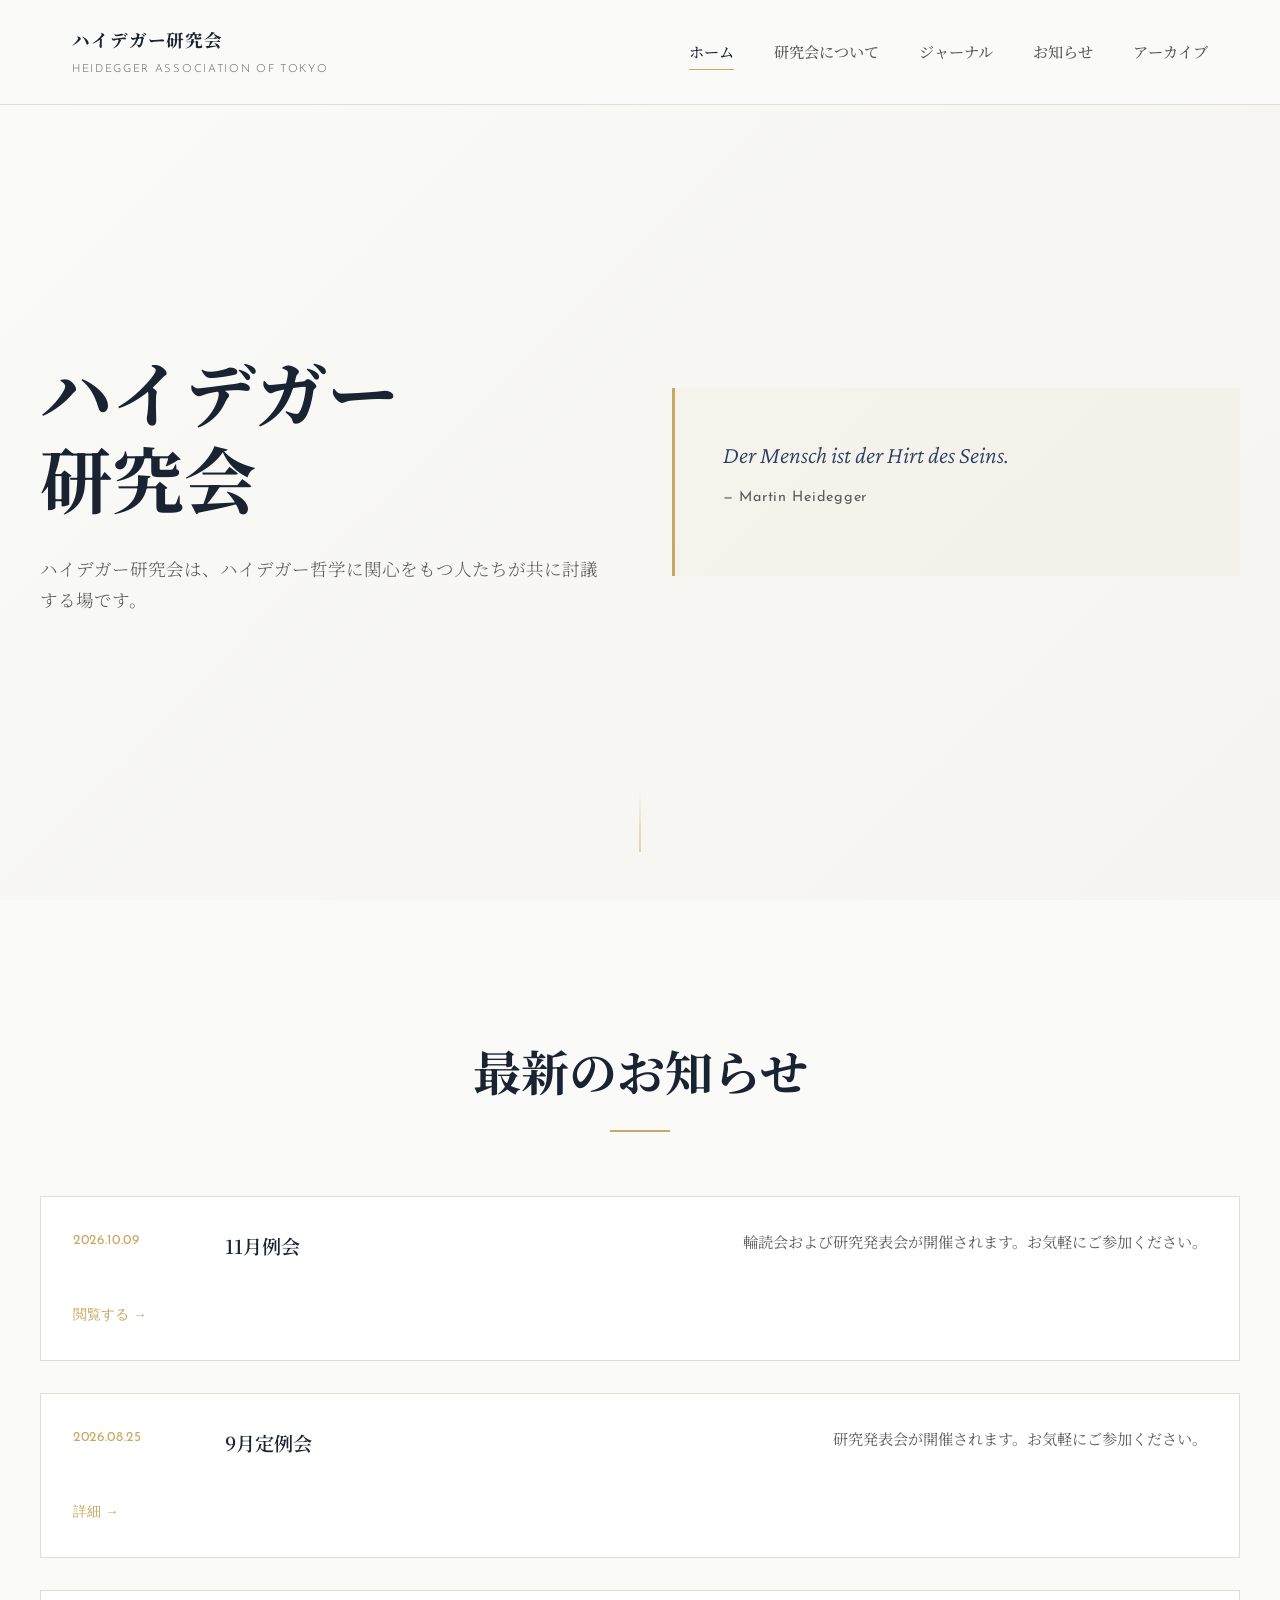
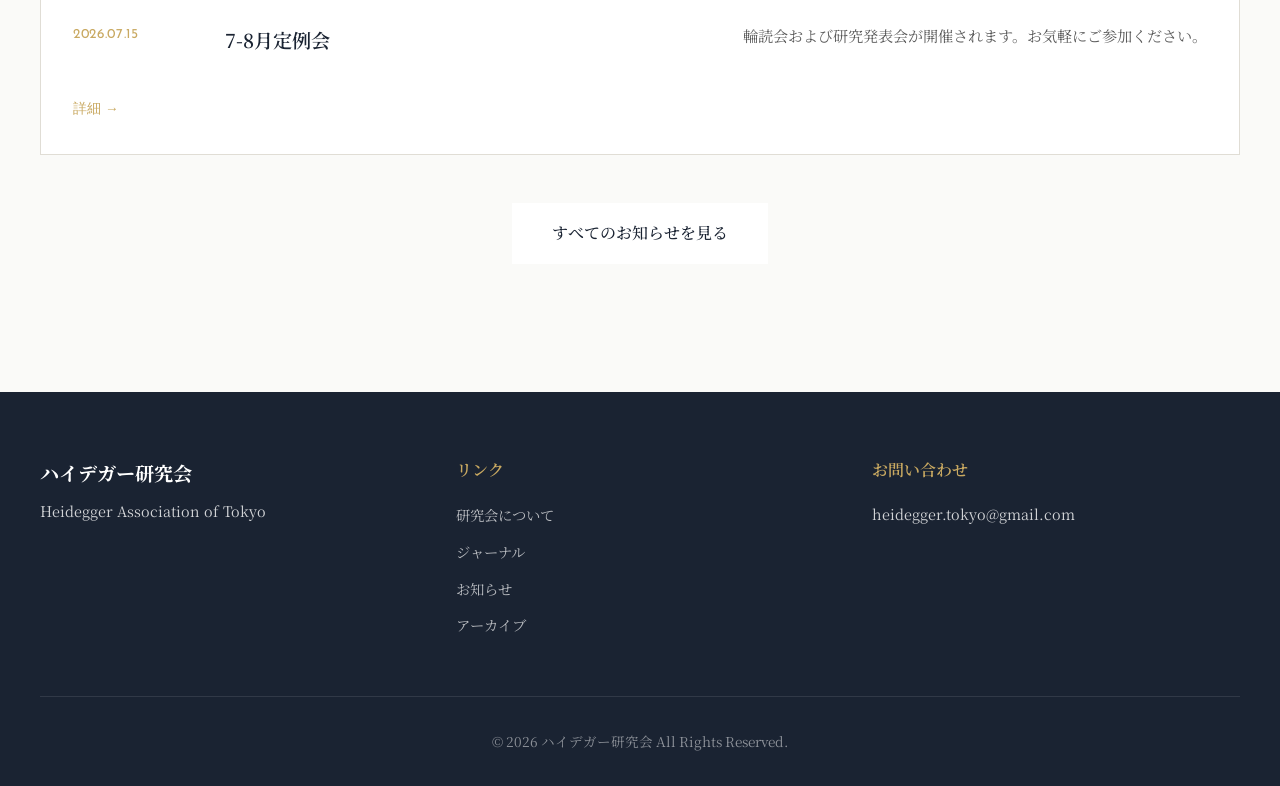
<file: index.html>
<!DOCTYPE html>
<html lang="ja">
<head>
    <meta charset="UTF-8">
    <meta name="viewport" content="width=device-width, initial-scale=1.0">
    <title>ハイデガー研究会 | Heidegger Association of Tokyo</title>
    <link rel="stylesheet" href="styles.css">
    <link rel="preconnect" href="https://fonts.googleapis.com">
    <link rel="preconnect" href="https://fonts.gstatic.com" crossorigin>
    <link href="https://fonts.googleapis.com/css2?family=Crimson+Pro:wght@300;400;600&family=Noto+Serif+JP:wght@300;500;700&family=Josefin+Sans:wght@300;400&display=swap" rel="stylesheet">
</head>
<body>
    <nav class="main-nav">
        <div class="nav-container">
            <a href="index.html" class="logo">
                <span class="logo-ja">ハイデガー研究会</span>
                <span class="logo-en">Heidegger Association of Tokyo</span>
            </a>
            <ul class="nav-links">
                <li><a href="index.html" class="active">ホーム</a></li>
                <li><a href="research.html">研究会について</a></li>
                <li><a href="journal.html">ジャーナル</a></li>
                <li><a href="news.html">お知らせ</a></li>
                <li><a href="archives.html">アーカイブ</a></li>
            </ul>
        </div>
    </nav>

    <header class="hero">
        <div class="hero-content">
            <div class="hero-text">
                <h1 class="hero-title">
                    <span class="title-line">ハイデガー</span>
                    <span class="title-line">研究会</span>
                </h1>
                <p class="hero-subtitle">ハイデガー研究会は、ハイデガー哲学に関心をもつ人たちが共に討議する場です。</p>
            </div>
            <div class="hero-quote">
                <blockquote>
                    Der Mensch ist der Hirt des Seins.<br>
                    <cite>— Martin Heidegger</cite>
                </blockquote>
            </div>
        </div>
        <div class="scroll-indicator">
            <div class="scroll-line"></div>
        </div>
    </header>

    <main>
        <section class="latest-news">
            <div class="container">
                <div class="section-header">
                    <h2 class="section-title">最新のお知らせ</h2>
                    <div class="title-decoration"></div>
                </div>
                <div class="news-list">
                     <article class="news-item">
                        <time class="news-date">2026.10.09</time>
                        <h3 class="news-title">11月例会</h3>
                        <p class="news-excerpt">輪読会および研究発表会が開催されます。お気軽にご参加ください。</p>
                        <a href="news.html#2026-10-09" class="news-link">閲覧する →</a>
                    </article>
                         <article class="news-item">
                        <time class="news-date">2026.08.25</time>
                        <h3 class="news-title">9月定例会</h3>
                        <p class="news-excerpt">研究発表会が開催されます。お気軽にご参加ください。</p>
                        <a href="news.html#2026-08-25" class="news-link">詳細 →</a>
                    </article>
                    <article class="news-item">
                        <time class="news-date">2026.07.15</time>
                        <h3 class="news-title">7-8月定例会</h3>
                        <p class="news-excerpt">輪読会および研究発表会が開催されます。お気軽にご参加ください。</p>
                        <a href="news.html#2026-07-15" class="news-link">詳細 →</a>
                    </article>
                   

                </div>
                <div class="news-more">
                    <a href="news.html" class="btn-secondary">すべてのお知らせを見る</a>
                </div>
            </div>
        </section>
    </main>

    <footer class="main-footer">
        <div class="container">
            <div class="footer-content">
                <div class="footer-section">
                    <h3 class="footer-title">ハイデガー研究会</h3>
                    <p class="footer-text">Heidegger Association of Tokyo</p>
                </div>
                <div class="footer-section">
                    <h4 class="footer-heading">リンク</h4>
                    <ul class="footer-links">
                        <li><a href="research.html">研究会について</a></li>
                        <li><a href="journal.html">ジャーナル</a></li>
                        <li><a href="news.html">お知らせ</a></li>
                        <li><a href="archives.html">アーカイブ</a></li>
                    </ul>
                </div>
                <div class="footer-section">
                    <h4 class="footer-heading">お問い合わせ</h4>
                    <p class="footer-contact">
                       heidegger.tokyo@gmail.com<br>
                     </p>
                </div>
            </div>
            <div class="footer-bottom">
                <p>&copy; 2026 ハイデガー研究会 All Rights Reserved.</p>
            </div>
        </div>
    </footer>

    <script src="script.js"></script>
</body>
</html>
</file>
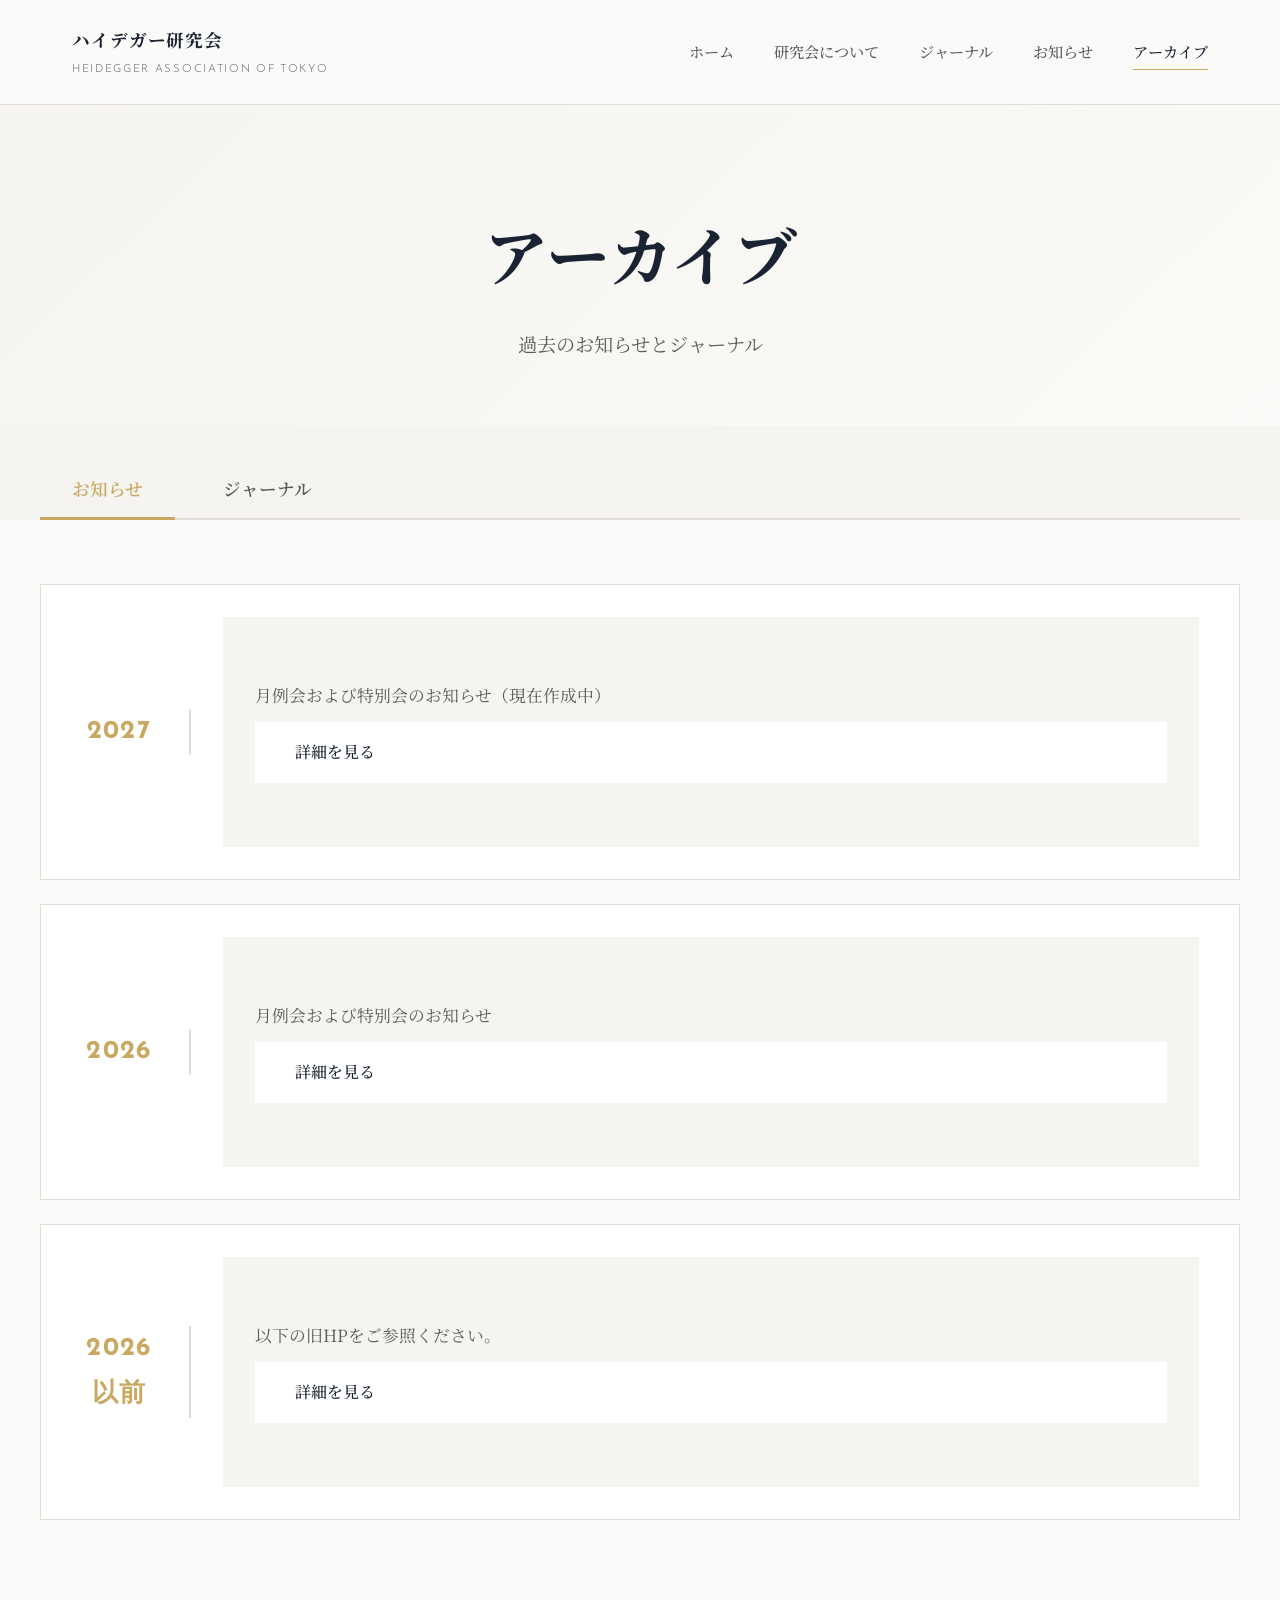
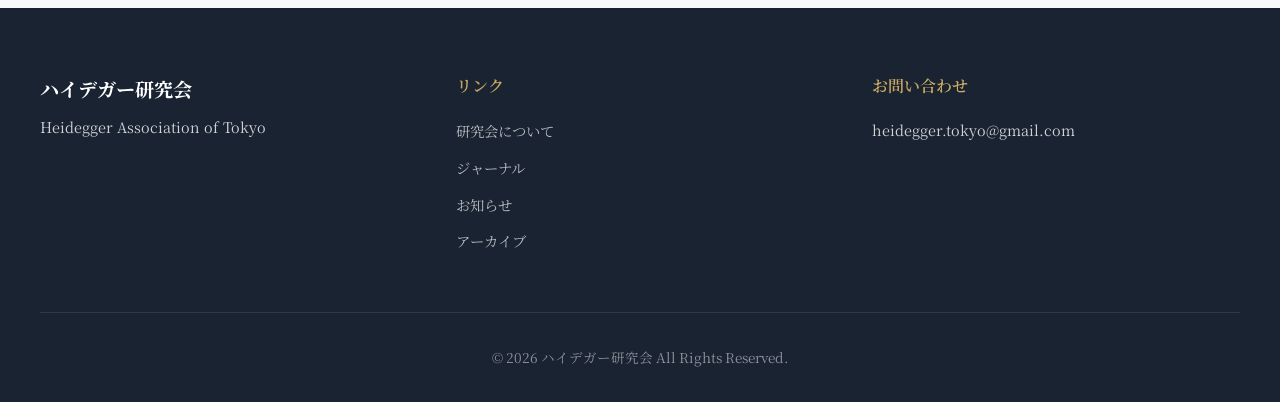
<file: archives.html>
<!DOCTYPE html>
<html lang="ja">
<head>
    <meta charset="UTF-8">
    <meta name="viewport" content="width=device-width, initial-scale=1.0">
    <title>アーカイブ | ハイデガー研究会</title>
    <link rel="stylesheet" href="styles.css">
    <link rel="preconnect" href="https://fonts.googleapis.com">
    <link rel="preconnect" href="https://fonts.gstatic.com" crossorigin>
    <link href="https://fonts.googleapis.com/css2?family=Crimson+Pro:wght@300;400;600&family=Noto+Serif+JP:wght@300;500;700&family=Josefin+Sans:wght@300;400&display=swap" rel="stylesheet">
</head>
<body>
    <nav class="main-nav">
        <div class="nav-container">
            <a href="index.html" class="logo">
                <span class="logo-ja">ハイデガー研究会</span>
                <span class="logo-en">Heidegger Association of Tokyo</span>
            </a>
            <ul class="nav-links">
                <li><a href="index.html">ホーム</a></li>
                <li><a href="research.html">研究会について</a></li>
                <li><a href="journal.html">ジャーナル</a></li>
                <li><a href="news.html">お知らせ</a></li>
                <li><a href="archives.html" class="active">アーカイブ</a></li>
            </ul>
        </div>
    </nav>

    <main style="padding-top: 100px;">
        <section class="page-header">
            <div class="container">
                <h1 class="page-title">アーカイブ</h1>
                <p class="page-subtitle">過去のお知らせとジャーナル</p>
            </div>
        </section>

        <!-- タブ切り替え -->
        <section class="archive-tabs">
            <div class="container">
                <div class="tab-buttons">
                    <button class="tab-btn active" data-tab="news">お知らせ</button>
                    <button class="tab-btn" data-tab="journal">ジャーナル</button>
                </div>
            </div>
        </section>

        <!-- お知らせアーカイブ -->
        <section id="news-archive" class="archive-content active">
            <div class="container">
        

                <!-- 2027年 -->
                <div class="journal-archive-item">
                    <div class="journal-year">2027</div>
                    <div class="journal-info">
                        
                        <p class="journal-theme">月例会および特別会のお知らせ（現在作成中）</p>
                        <a href="news-2026.html" class="btn-secondary">詳細を見る</a>
                    </div>
                </div>

                <!-- 2026年 -->
                <div class="journal-archive-item">
                    <div class="journal-year">2026</div>
                    <div class="journal-info">
                      
                        <p class="journal-theme">月例会および特別会のお知らせ</p>
                        <a href="news-2026.html" class="btn-secondary">詳細を見る</a>
                    </div>
                </div>
        <!-- 2026年以前 -->
                <div class="journal-archive-item">
                    <div class="journal-year">2026以前</div>
                    <div class="journal-info">
                         <p class="journal-theme">以下の旧HPをご参照ください。</p>
                        <a href="https://heidegger.exblog.jp/" class="btn-secondary">詳細を見る</a>
                    </div>
                </div>
                
            </div>
        </section>

        <!-- ジャーナルアーカイブ -->
        <section id="journal-archive" class="archive-content">
            <div class="container">
<div class="journal-archive-item">
    <div class="journal-year">2025</div>
    <div class="journal-info">
        <h3 class="journal-number">第8号（現在作成中）</h3>
        <p class="journal-theme">特集：...</p>
        <div class="journal-meta">
            <span class="journal-issn">ISSN 2433-3344</span>
            <span class="journal-date">2025年3月31日発行</span>
        </div>
        <a href="journal★.html#vol7" class="btn-secondary">詳細を見る</a>
    </div>
</div>
                <!-- 第7号 -->
                <div class="journal-archive-item">
                    <div class="journal-year">2023</div>
                    <div class="journal-info">
                        <h3 class="journal-number">第7号（現在作成中）</h3>
                        <p class="journal-theme">特集：...</p>
                        <div class="journal-meta">
                            <span class="journal-issn">ISSN 2433-3344</span>
                            <span class="journal-date">2024年3月31日発行</span>
                        </div>
                        <a href="journal★.html#vol6" class="btn-secondary">詳細を見る</a>
                    </div>
                </div>

                <!-- 第6号（サンプル） -->
                <div class="journal-archive-item">
                    <div class="journal-year">2022</div>
                    <div class="journal-info">
                        <h3 class="journal-number">第6号（現在作成中）</h3>
                        <p class="journal-theme">特集：</p>
                        <div class="journal-meta">
                            <span class="journal-issn">ISSN 2433-3344</span>
                            <span class="journal-date">2023年3月31日発行</span>
                        </div>
                        <a href="journal-2023★.html" class="btn-secondary">詳細を見る</a>
                    </div>
                </div>

                <!-- 第5号（サンプル） -->
                <div class="journal-archive-item">
                    <div class="journal-year">2021</div>
                    <div class="journal-info">
                        <h3 class="journal-number">第5号(現在作成中) </h3>
                        <p class="journal-theme">特集：</p>
                        <div class="journal-meta">
                            <span class="journal-issn">ISSN 2433-3344</span>
                            <span class="journal-date">2022年3月31日発行</span>
                        </div>
                        <a href="journal-2024★.html" class="btn-secondary">詳細を見る</a>
                    </div>
                </div>
            </div>
        </section>
    </main>

    <footer class="main-footer">
        <div class="container">
            <div class="footer-content">
                <div class="footer-section">
                    <h3 class="footer-title">ハイデガー研究会</h3>
                    <p class="footer-text">Heidegger Association of Tokyo</p>
                </div>
                <div class="footer-section">
                    <h4 class="footer-heading">リンク</h4>
                    <ul class="footer-links">
                        <li><a href="research.html">研究会について</a></li>
                        <li><a href="journal.html">ジャーナル</a></li>
                        <li><a href="news.html">お知らせ</a></li>
                        <li><a href="archives.html">アーカイブ</a></li>
                    </ul>
                </div>
                <div class="footer-section">
                    <h4 class="footer-heading">お問い合わせ</h4>
                    <p class="footer-contact">
                                              
                        heidegger.tokyo@gmail.com <br>
                        

                    </p>
                </div>
            </div>
            <div class="footer-bottom">
                <p>&copy; 2026 ハイデガー研究会 All Rights Reserved.</p>
            </div>
        </div>
    </footer>

    <script src="script.js"></script>
    <script>
        // タブ切り替え機能
        document.addEventListener('DOMContentLoaded', () => {
            const tabButtons = document.querySelectorAll('.tab-btn');
            const archiveContents = document.querySelectorAll('.archive-content');

            tabButtons.forEach(button => {
                button.addEventListener('click', () => {
                    const targetTab = button.getAttribute('data-tab');

                    // すべてのボタンとコンテンツから active を削除
                    tabButtons.forEach(btn => btn.classList.remove('active'));
                    archiveContents.forEach(content => content.classList.remove('active'));

                    // クリックされたボタンと対応するコンテンツに active を追加
                    button.classList.add('active');
                    if (targetTab === 'news') {
                        document.getElementById('news-archive').classList.add('active');
                    } else if (targetTab === 'journal') {
                        document.getElementById('journal-archive').classList.add('active');
                    }
                });
            });
        });
    </script>
</body>
</html>
</file>
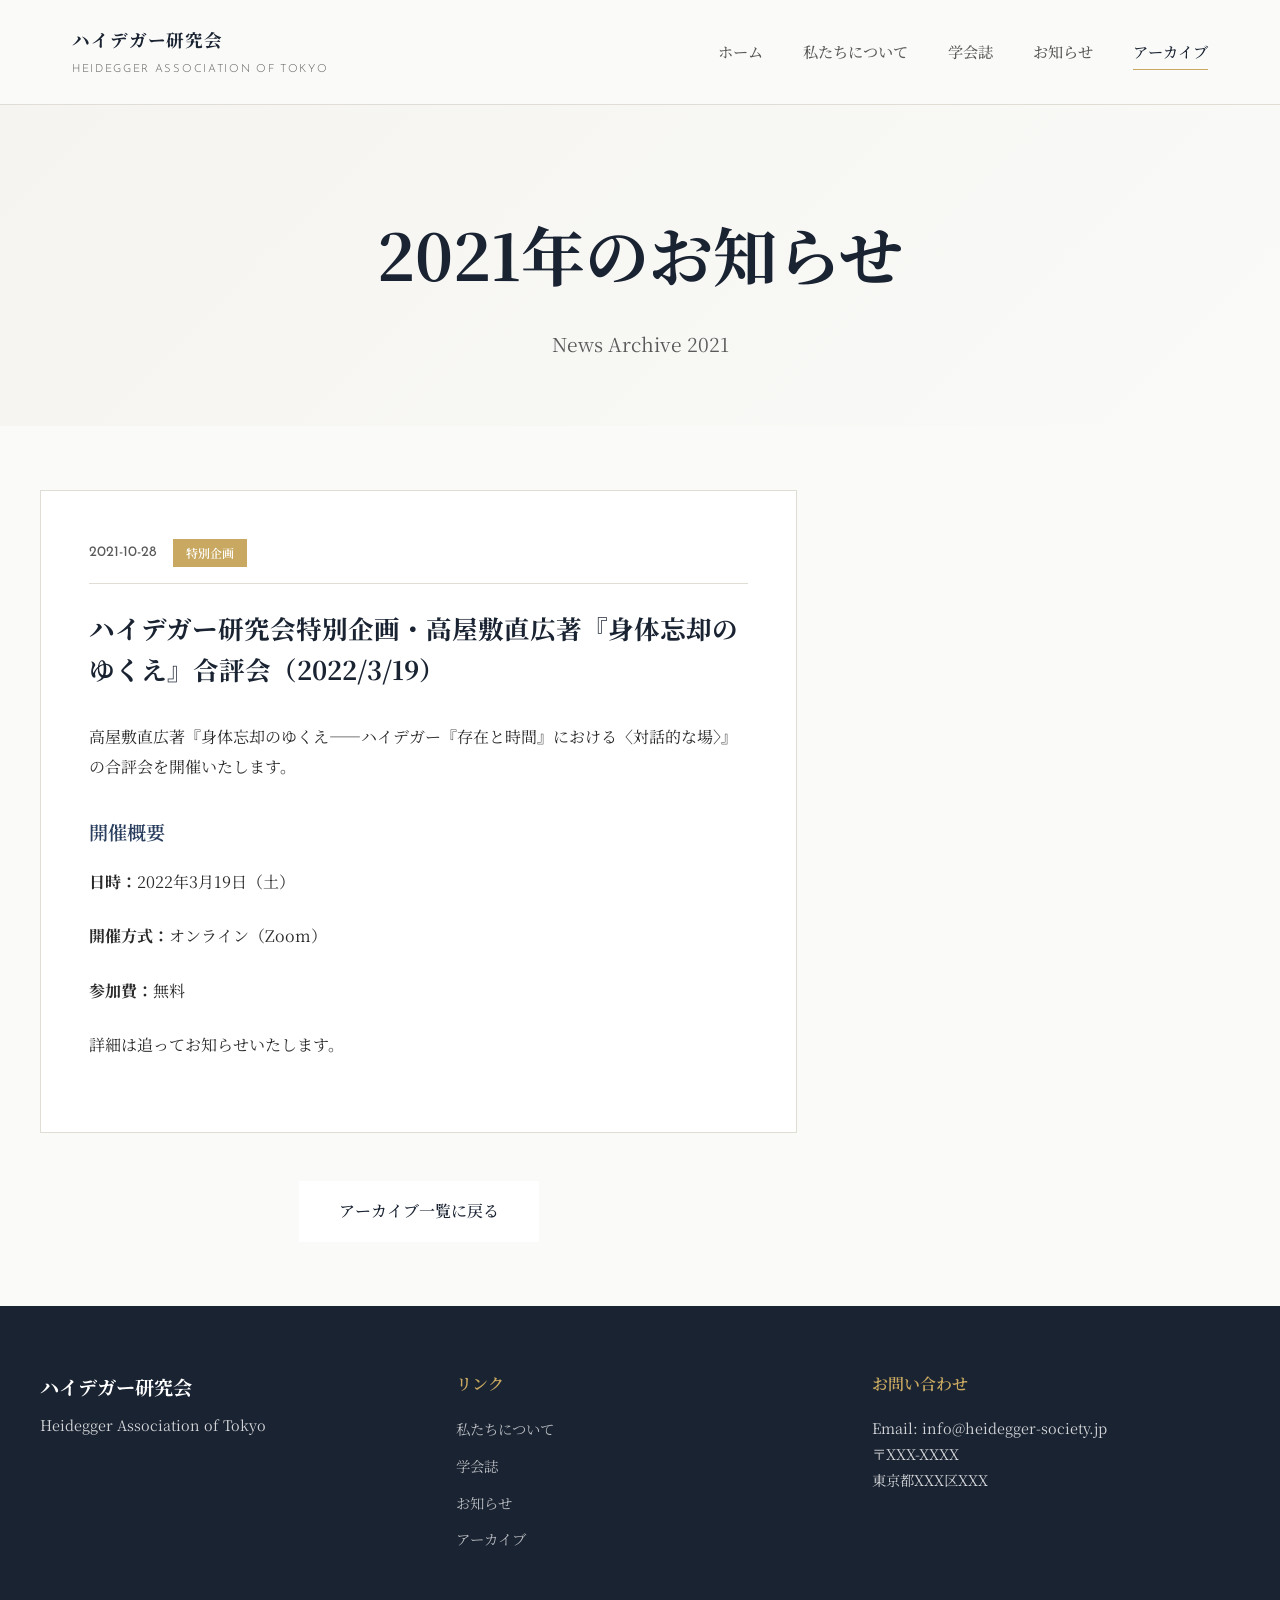
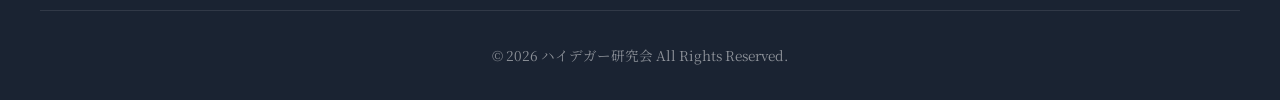
<file: news-2021.html>
<!DOCTYPE html>
<html lang="ja">
<head>
    <meta charset="UTF-8">
    <meta name="viewport" content="width=device-width, initial-scale=1.0">
    <title>2021年のお知らせ | ハイデガー研究会</title>
    <link rel="stylesheet" href="styles.css">
    <link rel="preconnect" href="https://fonts.googleapis.com">
    <link rel="preconnect" href="https://fonts.gstatic.com" crossorigin>
    <link href="https://fonts.googleapis.com/css2?family=Crimson+Pro:wght@300;400;600&family=Noto+Serif+JP:wght@300;500;700&family=Josefin+Sans:wght@300;400&display=swap" rel="stylesheet">
</head>
<body>
    <nav class="main-nav">
        <div class="nav-container">
            <a href="index.html" class="logo">
                <span class="logo-ja">ハイデガー研究会</span>
                <span class="logo-en">Heidegger Association of Tokyo</span>
            </a>
            <ul class="nav-links">
                <li><a href="index.html">ホーム</a></li>
                <li><a href="research.html">私たちについて</a></li>
                <li><a href="journal.html">学会誌</a></li>
                <li><a href="news.html">お知らせ</a></li>
                <li><a href="archives.html" class="active">アーカイブ</a></li>
            </ul>
        </div>
    </nav>

    <main style="padding-top: 100px;">
        <section class="page-header">
            <div class="container">
                <h1 class="page-title">2021年のお知らせ</h1>
                <p class="page-subtitle">News Archive 2021</p>
            </div>
        </section>

        <section class="blog-section">
            <div class="container">
                <div class="blog-layout">
                    <div class="blog-main-col">

                        <article id="2021-10-28" class="blog-article">
                            <div class="article-header">
                                <time class="article-date">2021-10-28</time>
                                <span class="article-tag">特別企画</span>
                            </div>
                            <h2 class="article-title">ハイデガー研究会特別企画・高屋敷直広著『身体忘却のゆくえ』合評会（2022/3/19）</h2>
                            <div class="article-body">
                                <p>高屋敷直広著『身体忘却のゆくえ――ハイデガー『存在と時間』における〈対話的な場〉』の合評会を開催いたします。</p>
                                
                                <h3>開催概要</h3>
                                <p><strong>日時：</strong>2022年3月19日（土）</p>
                                <p><strong>開催方式：</strong>オンライン（Zoom）</p>
                                <p><strong>参加費：</strong>無料</p>
                                
                                <p>詳細は追ってお知らせいたします。</p>
                            </div>
                        </article>

                        <!-- 2021年のお知らせを追加する場合はこの上に記事を追加してください -->

                        <div class="archive-more">
                            <a href="archives.html" class="btn-secondary">アーカイブ一覧に戻る</a>
                        </div>

                    </div>

                   
                </div>
            </div>
        </section>
    </main>

    <footer class="main-footer">
        <div class="container">
            <div class="footer-content">
                <div class="footer-section">
                    <h3 class="footer-title">ハイデガー研究会</h3>
                    <p class="footer-text">Heidegger Association of Tokyo</p>
                </div>
                <div class="footer-section">
                    <h4 class="footer-heading">リンク</h4>
                    <ul class="footer-links">
                        <li><a href="research.html">私たちについて</a></li>
                        <li><a href="journal.html">学会誌</a></li>
                        <li><a href="news.html">お知らせ</a></li>
                        <li><a href="archives.html">アーカイブ</a></li>
                    </ul>
                </div>
                <div class="footer-section">
                    <h4 class="footer-heading">お問い合わせ</h4>
                    <p class="footer-contact">
                        Email: info@heidegger-society.jp<br>
                        〒XXX-XXXX<br>
                        東京都XXX区XXX
                    </p>
                </div>
            </div>
            <div class="footer-bottom">
                <p>&copy; 2026 ハイデガー研究会 All Rights Reserved.</p>
            </div>
        </div>
    </footer>

    <script src="script.js"></script>
</body>
</html>
</file>
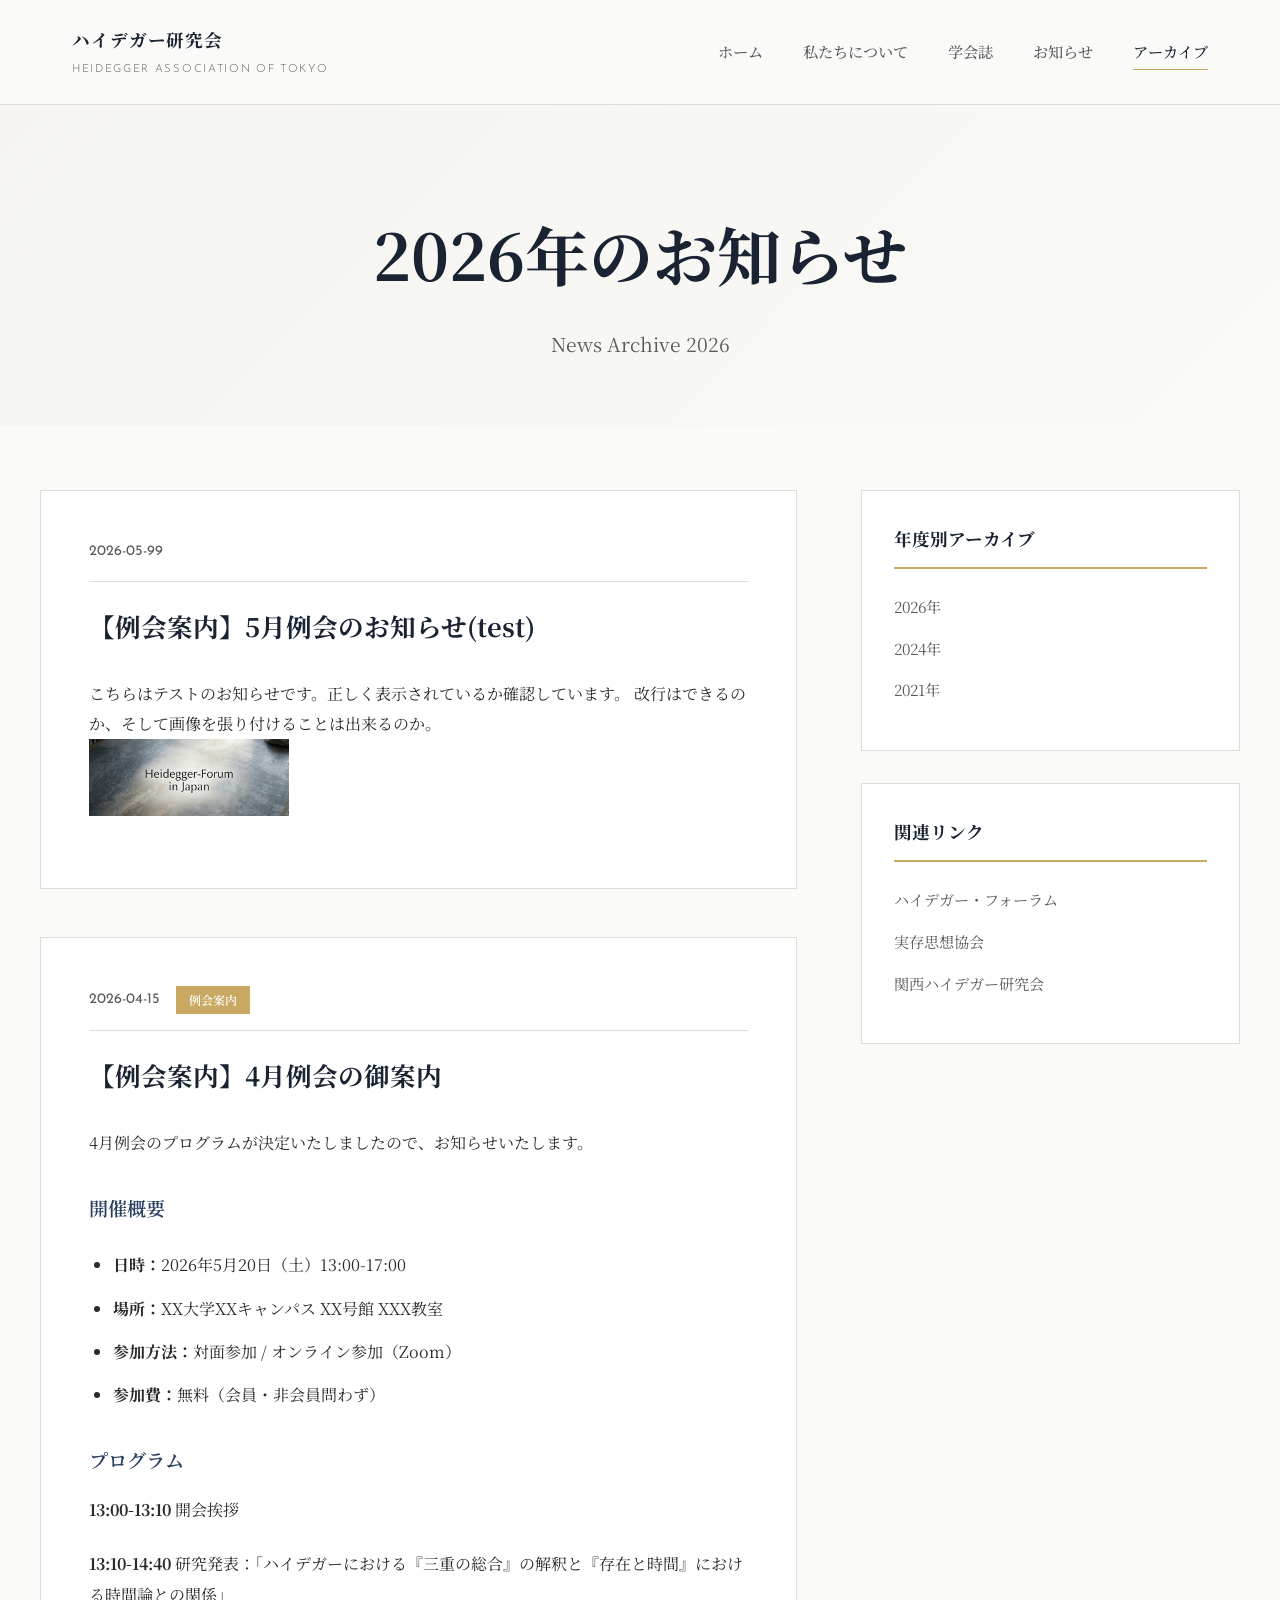
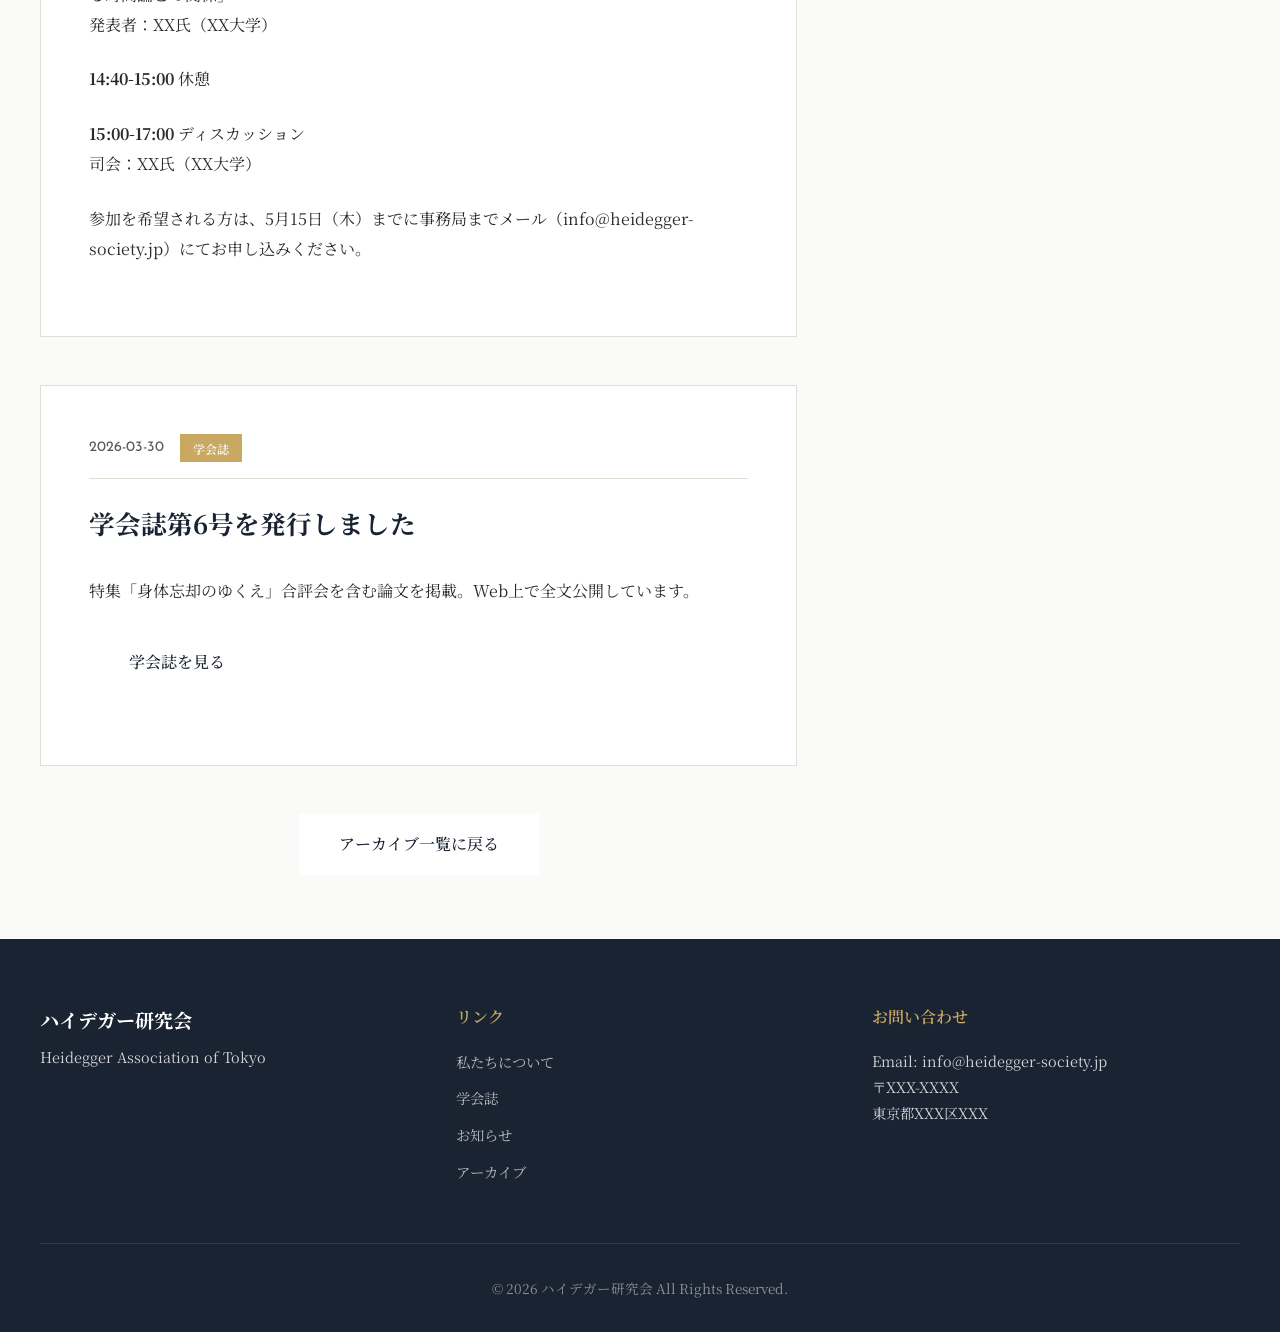
<file: news-2026.html>
<!DOCTYPE html>
<html lang="ja">
<head>
    <meta charset="UTF-8">
    <meta name="viewport" content="width=device-width, initial-scale=1.0">
    <title>2026年のお知らせ | ハイデガー研究会</title>
    <link rel="stylesheet" href="styles.css">
    <link rel="preconnect" href="https://fonts.googleapis.com">
    <link rel="preconnect" href="https://fonts.gstatic.com" crossorigin>
    <link href="https://fonts.googleapis.com/css2?family=Crimson+Pro:wght@300;400;600&family=Noto+Serif+JP:wght@300;500;700&family=Josefin+Sans:wght@300;400&display=swap" rel="stylesheet">
</head>
<body>
    <nav class="main-nav">
        <div class="nav-container">
            <a href="index.html" class="logo">
                <span class="logo-ja">ハイデガー研究会</span>
                <span class="logo-en">Heidegger Association of Tokyo</span>
            </a>
            <ul class="nav-links">
                <li><a href="index.html">ホーム</a></li>
                <li><a href="research.html">私たちについて</a></li>
                <li><a href="journal.html">学会誌</a></li>
                <li><a href="news.html">お知らせ</a></li>
                <li><a href="archives.html" class="active">アーカイブ</a></li>
            </ul>
        </div>
    </nav>

    <main style="padding-top: 100px;">
        <section class="page-header">
            <div class="container">
                <h1 class="page-title">2026年のお知らせ</h1>
                <p class="page-subtitle">News Archive 2026</p>
            </div>
        </section>

        <section class="blog-section">
            <div class="container">
                <div class="blog-layout">
                    <div class="blog-main-col">

                        <article id="2026-05-99" class="blog-article">
                            <div class="article-header">
                                <time class="article-date">2026-05-99</time>
                            </div>
                            <h2 class="article-title">【例会案内】5月例会のお知らせ(test)</h2>
                            <div class="article-body">
                                <p>こちらはテストのお知らせです。正しく表示されているか確認しています。
                                改行はできるのか、そして画像を張り付けることは出来るのか。<a href="ロゴ.png">
                                    <img src="ロゴ.png" alt="ロゴ画像です" width="200">
                                </a></p>
                            </div>
                        </article>

                        <article id="2026-04-15" class="blog-article">
                            <div class="article-header">
                                <time class="article-date">2026-04-15</time>
                                <span class="article-tag">例会案内</span>
                            </div>
                            <h2 class="article-title">【例会案内】4月例会の御案内</h2>
                            <div class="article-body">
                                <p>4月例会のプログラムが決定いたしましたので、お知らせいたします。</p>
                                
                                <h3>開催概要</h3>
                                <ul>
                                    <li><strong>日時：</strong>2026年5月20日（土）13:00-17:00</li>
                                    <li><strong>場所：</strong>XX大学XXキャンパス XX号館 XXX教室</li>
                                    <li><strong>参加方法：</strong>対面参加 / オンライン参加（Zoom）</li>
                                    <li><strong>参加費：</strong>無料（会員・非会員問わず）</li>
                                </ul>
                                
                                <h3>プログラム</h3>
                                <p><strong>13:00-13:10</strong> 開会挨拶</p>
                                <p><strong>13:10-14:40</strong> 研究発表：「ハイデガーにおける『三重の総合』の解釈と『存在と時間』における時間論との関係」<br>
                                発表者：XX氏（XX大学）</p>
                                <p><strong>14:40-15:00</strong> 休憩</p>
                                <p><strong>15:00-17:00</strong> ディスカッション<br>
                                司会：XX氏（XX大学）</p>
                                
                                <p>参加を希望される方は、5月15日（木）までに事務局までメール（info@heidegger-society.jp）にてお申し込みください。</p>
                            </div>
                        </article>

                        <article id="2026-03-30" class="blog-article">
                            <div class="article-header">
                                <time class="article-date">2026-03-30</time>
                                <span class="article-tag">学会誌</span>
                            </div>
                            <h2 class="article-title">学会誌第6号を発行しました</h2>
                            <div class="article-body">
                                <p>特集「身体忘却のゆくえ」合評会を含む論文を掲載。Web上で全文公開しています。</p>
                                <p><a href="journal.html#vol6" class="btn-secondary">学会誌を見る</a></p>
                            </div>
                        </article>

                        <!-- 2026年のお知らせを追加する場合はこの上に記事を追加してください -->

                        <div class="archive-more">
                            <a href="archives.html" class="btn-secondary">アーカイブ一覧に戻る</a>
                        </div>

                    </div>

                    <aside class="blog-sidebar-col">
                        <div class="sidebar-box">
                            <h3 class="sidebar-title">年度別アーカイブ</h3>
                            <ul class="sidebar-list">
                                <li><a href="news-2026.html">2026年</a></li>
                                <li><a href="news-2024.html">2024年</a></li>
                                <li><a href="news-2021.html">2021年</a></li>
                            </ul>
                        </div>

                        <div class="sidebar-box">
                            <h3 class="sidebar-title">関連リンク</h3>
                            <ul class="sidebar-list">
                                <li><a href="http://heideggerforum.main.jp/" target="_blank" rel="noopener">ハイデガー・フォーラム</a></li>
                                <li><a href="http://www11.ocn.ne.jp/~jitsuzon/index.html" target="_blank" rel="noopener">実存思想協会</a></li>
                                <li><a href="http://kansaiheidegger.jimdo.com/" target="_blank" rel="noopener">関西ハイデガー研究会</a></li>
                            </ul>
                        </div>
                    </aside>
                </div>
            </div>
        </section>
    </main>

    <footer class="main-footer">
        <div class="container">
            <div class="footer-content">
                <div class="footer-section">
                    <h3 class="footer-title">ハイデガー研究会</h3>
                    <p class="footer-text">Heidegger Association of Tokyo</p>
                </div>
                <div class="footer-section">
                    <h4 class="footer-heading">リンク</h4>
                    <ul class="footer-links">
                        <li><a href="research.html">私たちについて</a></li>
                        <li><a href="journal.html">学会誌</a></li>
                        <li><a href="news.html">お知らせ</a></li>
                        <li><a href="archives.html">アーカイブ</a></li>
                    </ul>
                </div>
                <div class="footer-section">
                    <h4 class="footer-heading">お問い合わせ</h4>
                    <p class="footer-contact">
                        Email: info@heidegger-society.jp<br>
                        〒XXX-XXXX<br>
                        東京都XXX区XXX
                    </p>
                </div>
            </div>
            <div class="footer-bottom">
                <p>&copy; 2026 ハイデガー研究会 All Rights Reserved.</p>
            </div>
        </div>
    </footer>

    <script src="script.js"></script>
</body>
</html>
</file>
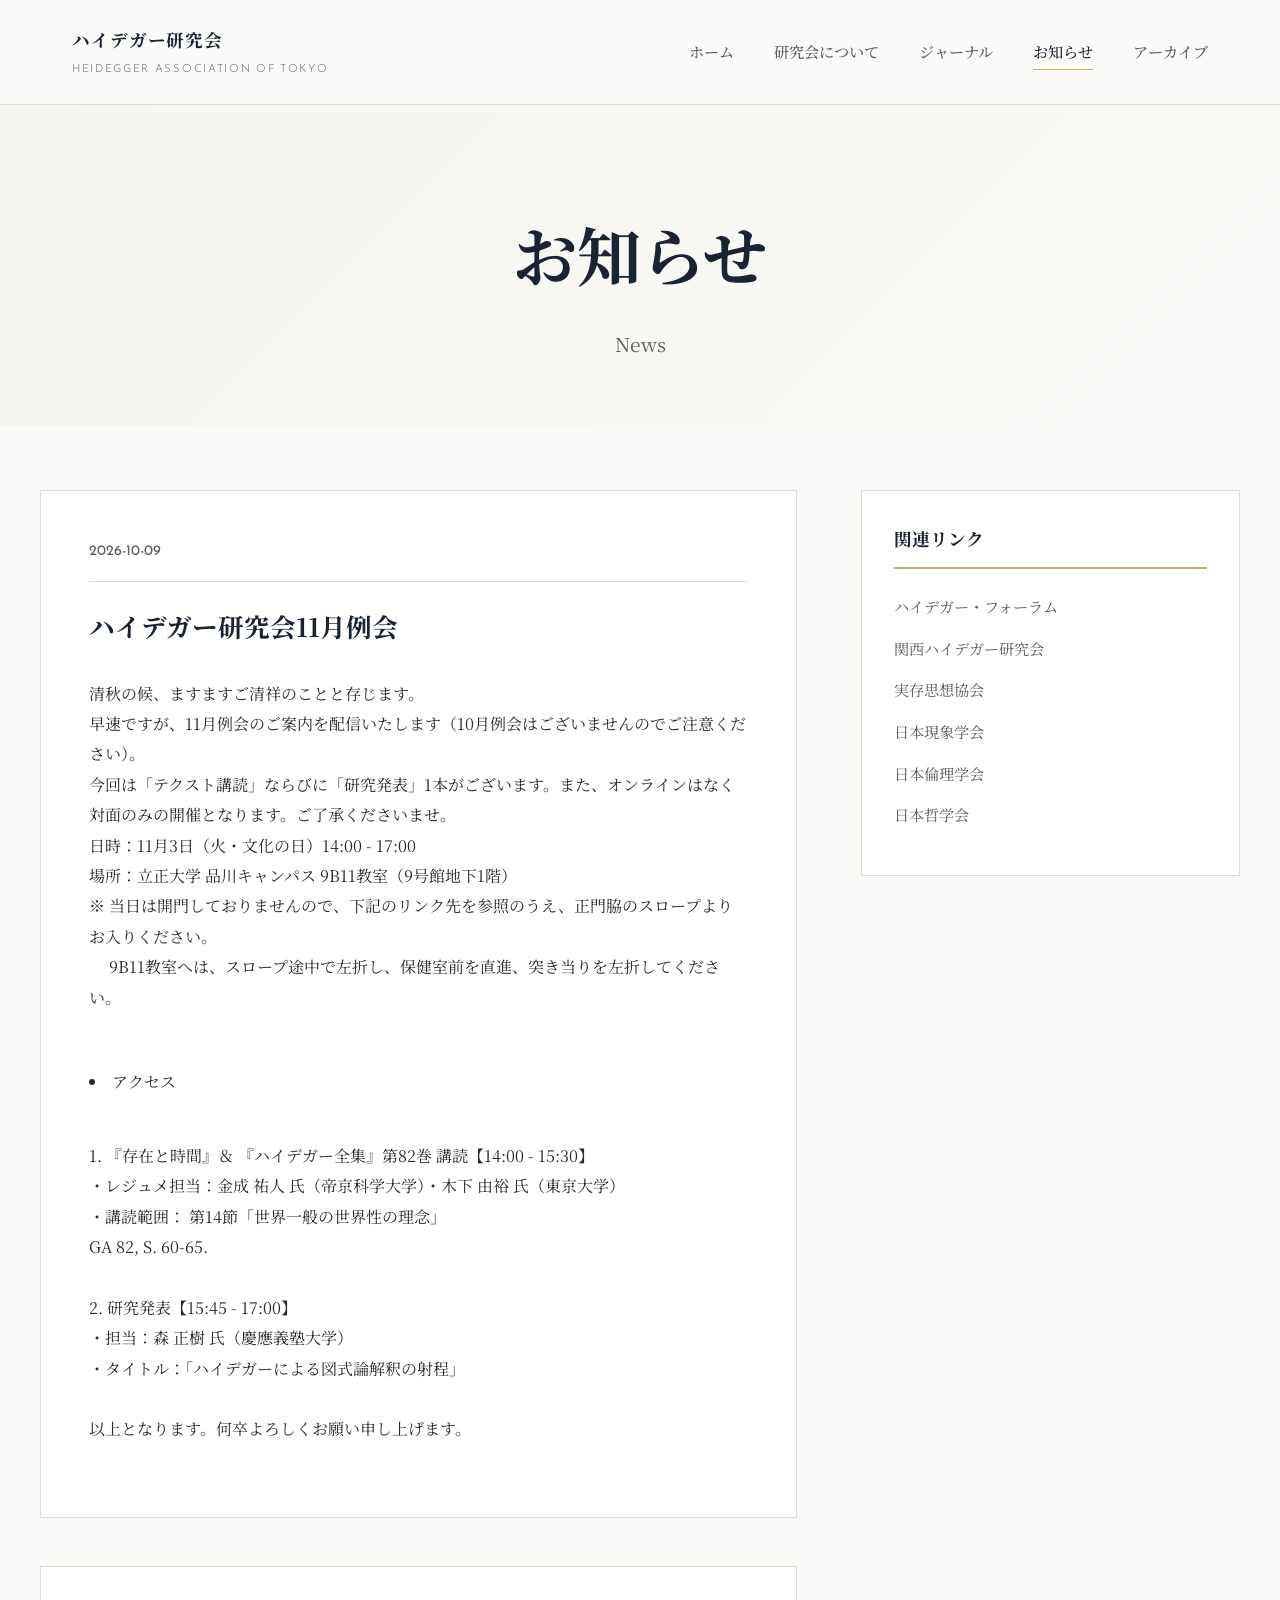
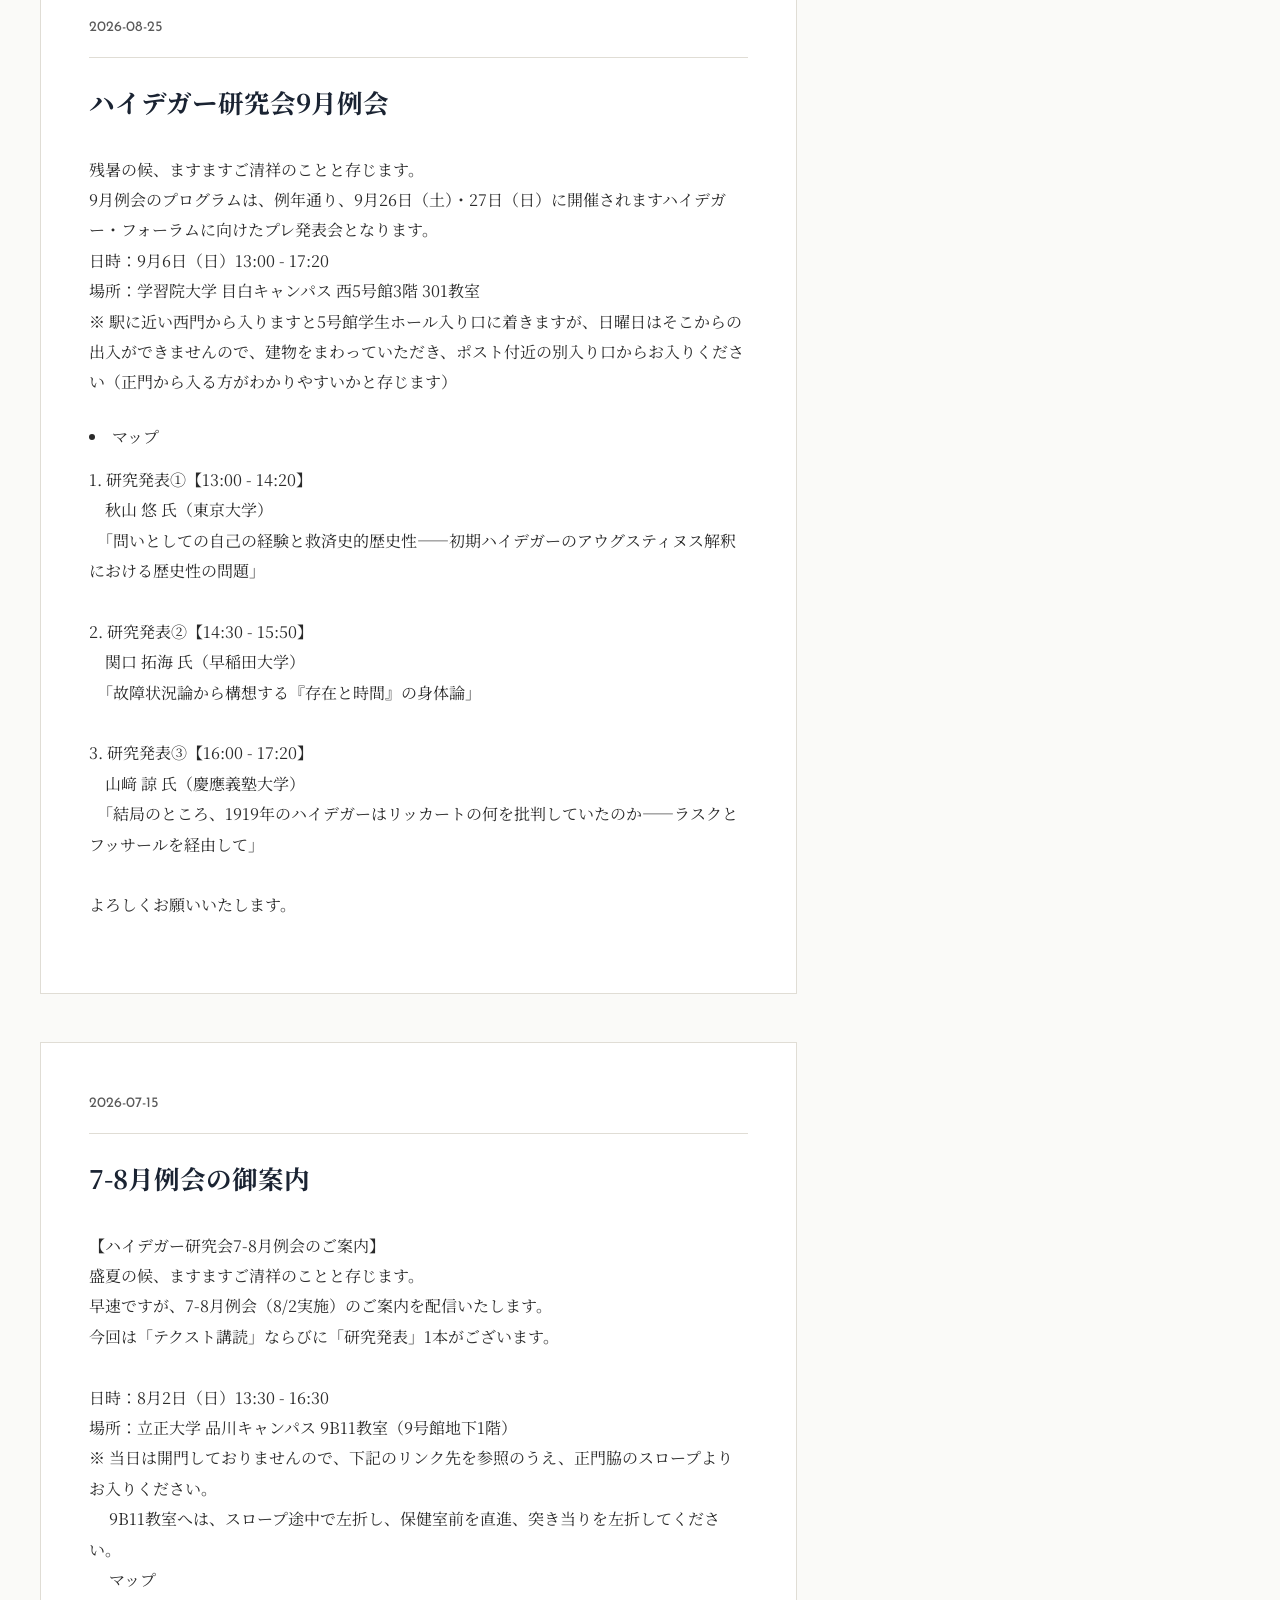
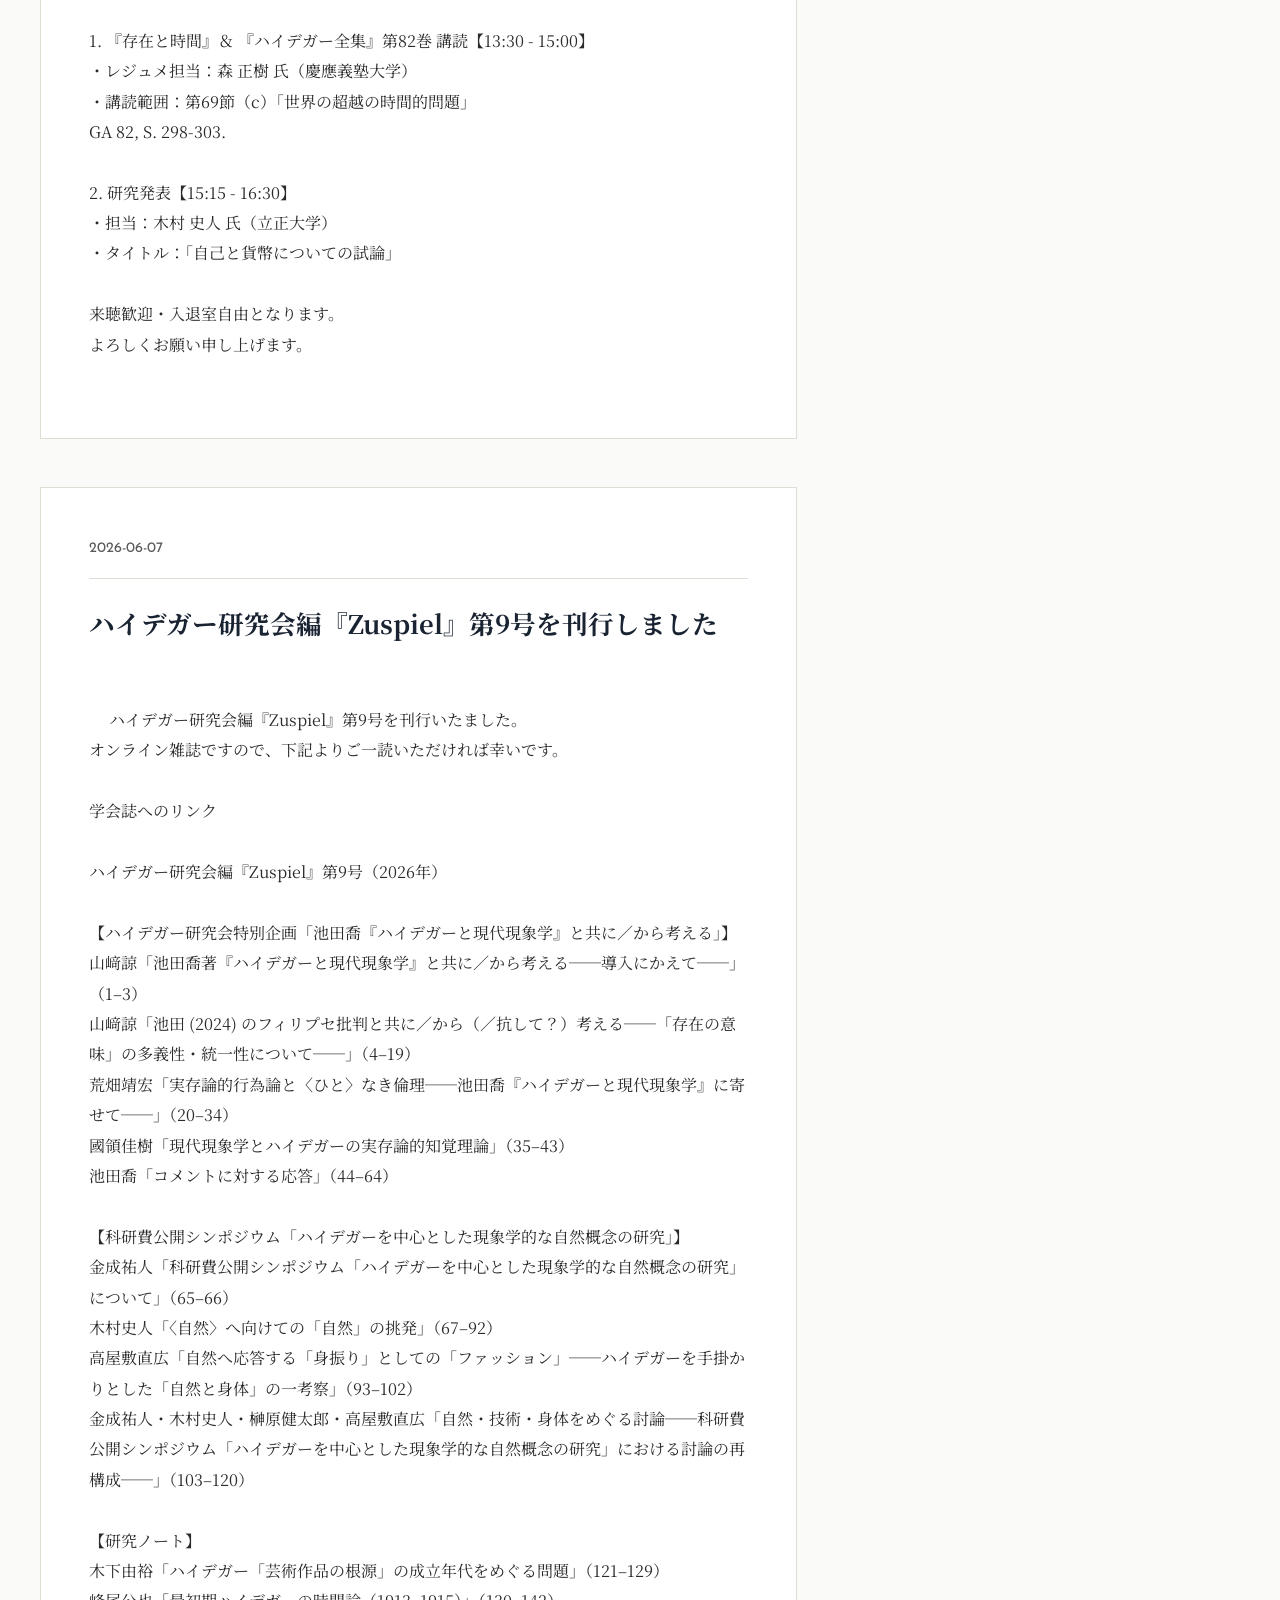
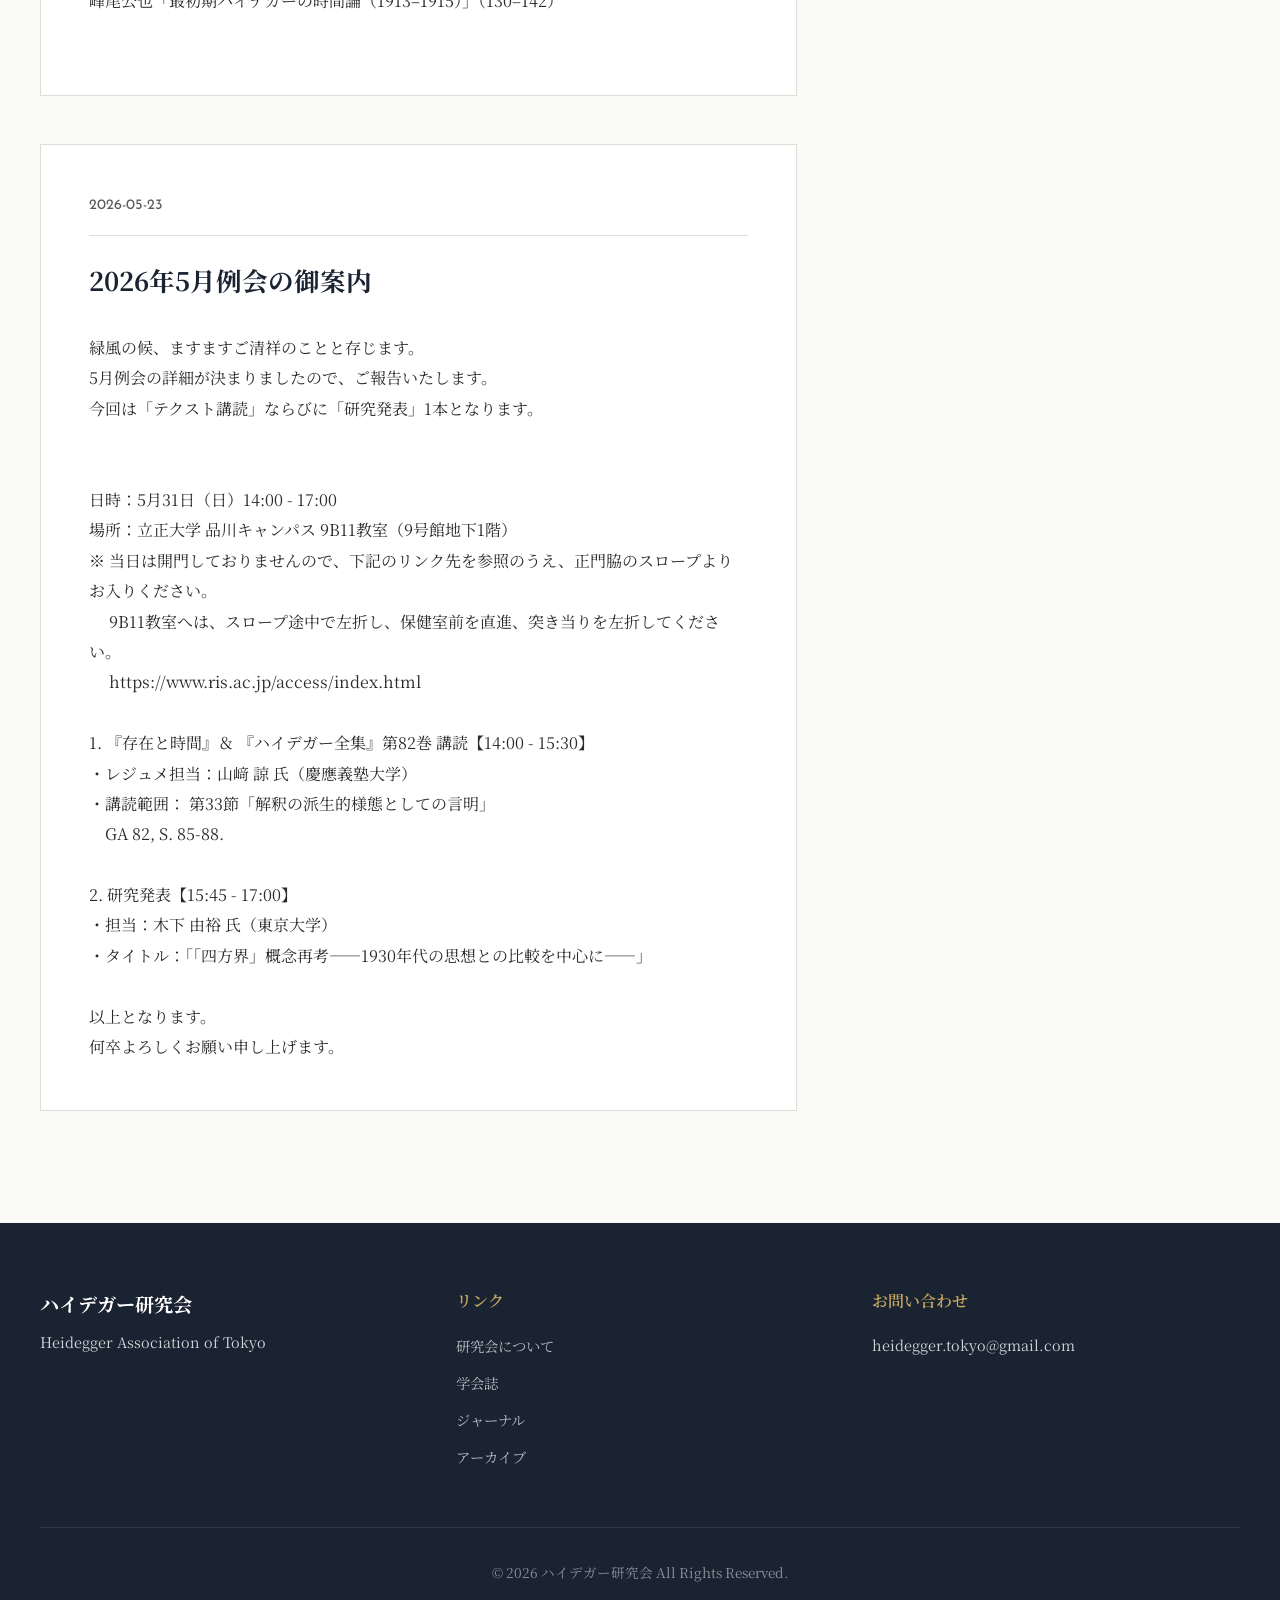
<file: news.html>
<!DOCTYPE html>
<html lang="ja">
<head>
    <meta charset="UTF-8">
    <meta name="viewport" content="width=device-width, initial-scale=1.0">
    <title>お知らせ | ハイデガー研究会</title>
    <link rel="stylesheet" href="styles.css">
    <link rel="preconnect" href="https://fonts.googleapis.com">
    <link rel="preconnect" href="https://fonts.gstatic.com" crossorigin>
    <link href="https://fonts.googleapis.com/css2?family=Crimson+Pro:wght@300;400;600&family=Noto+Serif+JP:wght@300;500;700&family=Josefin+Sans:wght@300;400&display=swap" rel="stylesheet">
</head>
<body>
    <nav class="main-nav">
        <div class="nav-container">
            <a href="index.html" class="logo">
                <span class="logo-ja">ハイデガー研究会</span>
                <span class="logo-en">Heidegger Association of Tokyo</span>
            </a>
            <ul class="nav-links">
                <li><a href="index.html">ホーム</a></li>
                <li><a href="research.html">研究会について</a></li>
                <li><a href="journal.html">ジャーナル</a></li>
                <li><a href="news.html" class="active">お知らせ</a></li>
                <li><a href="archives.html">アーカイブ</a></li>
            </ul>
        </div>
    </nav>

    <main style="padding-top: 100px;">
        <section class="page-header">
            <div class="container">
                <h1 class="page-title">お知らせ</h1>
                <p class="page-subtitle">News</p>
            </div>
        </section>

        <section class="blog-section">
            <div class="container">
                <div class="blog-layout">
                    <!-- Main Content -->
                    <div class="blog-main-col">
                        <article id="2026-10-09" class="blog-article">
    <div class="article-header">
        <time class="article-date">2026-10-09</time>
    </div>
    <h2 class="article-title">ハイデガー研究会11月例会 </h2>
    <div class="article-body">
        <p>清秋の候、ますますご清祥のことと存じます。<br>
早速ですが、11月例会のご案内を配信いたします（10月例会はございませんのでご注意ください）。<br>
今回は「テクスト講読」ならびに「研究発表」1本がございます。また、オンラインはなく対面のみの開催となります。ご了承くださいませ。<br>
日時：11月3日（火・文化の日）14:00 - 17:00<br>
場所：立正大学 品川キャンパス 9B11教室（9号館地下1階）<br>
※ 当日は開門しておりませんので、下記のリンク先を参照のうえ、正門脇のスロープよりお入りください。<br>
　 9B11教室へは、スロープ途中で左折し、保健室前を直進、突き当りを左折してください。<br>
　<li><a href=" https://www.ris.ac.jp/access/index.html">アクセス</a></li>
<br>
1. 『存在と時間』＆ 『ハイデガー全集』第82巻 講読【14:00 - 15:30】<br>
・レジュメ担当：金成 祐人 氏（帝京科学大学）・木下 由裕 氏（東京大学）<br>
・講読範囲： 第14節「世界一般の世界性の理念」<br>
GA 82, S. 60-65.<br>
<br>
2. 研究発表【15:45 - 17:00】<br>
・担当：森 正樹 氏（慶應義塾大学）<br>
・タイトル：「ハイデガーによる図式論解釈の射程」<br>
<br>
以上となります。何卒よろしくお願い申し上げます。
</p>

    </div>
</article>
                        
                        <article id="2026-08-25" class="blog-article">
    <div class="article-header">
        <time class="article-date">2026-08-25</time>
    </div>
    <h2 class="article-title">ハイデガー研究会9月例会 </h2>
    <div class="article-body">
        <p>残暑の候、ますますご清祥のことと存じます。<br>
9月例会のプログラムは、例年通り、9月26日（土）・27日（日）に開催されますハイデガー・フォーラムに向けたプレ発表会となります。<br>
日時：9月6日（日）13:00 - 17:20<br>
場所：学習院大学 目白キャンパス 西5号館3階 301教室<br>
※ 駅に近い西門から入りますと5号館学生ホール入り口に着きますが、日曜日はそこからの出入ができませんので、建物をまわっていただき、ポスト付近の別入り口からお入りください（正門から入る方がわかりやすいかと存じます）<br>

<li><a href="https://www.univ.gakushuin.ac.jp/about/facilities/#sisetsuMejiro">マップ</a><br></li>

1. 研究発表①【13:00 - 14:20】<br>
　秋山 悠 氏（東京大学）<br>
　「問いとしての自己の経験と救済史的歴史性——初期ハイデガーのアウグスティヌス解釈における歴史性の問題」<br>
<br>
2. 研究発表②【14:30 - 15:50】<br>
　関口 拓海 氏（早稲田大学）<br>
　「故障状況論から構想する『存在と時間』の身体論」<br>
<br>
3. 研究発表③【16:00 - 17:20】<br>
　山﨑 諒 氏（慶應義塾大学）<br>
　「結局のところ、1919年のハイデガーはリッカートの何を批判していたのか——ラスクとフッサールを経由して」<br>
<br>
よろしくお願いいたします。<br>
</p>
    </div>
</article>
                        <!-- Post 1 -->
                        <article id="2026-07-15" class="blog-article">
                            <div class="article-header">
                                <time class="article-date">2026-07-15</time>
                              
                            </div>
                            <h2 class="article-title">7-8月例会の御案内</h2>
                            <div class="article-body">
                               【ハイデガー研究会7-8月例会のご案内】<br>

盛夏の候、ますますご清祥のことと存じます。<br>
早速ですが、7-8月例会（8/2実施）のご案内を配信いたします。<br>
今回は「テクスト講読」ならびに「研究発表」1本がございます。<br>
<br>
日時：8月2日（日）13:30 - 16:30<br>
場所：立正大学 品川キャンパス 9B11教室（9号館地下1階）<br>
※ 当日は開門しておりませんので、下記のリンク先を参照のうえ、正門脇のスロープよりお入りください。<br>
　 9B11教室へは、スロープ途中で左折し、保健室前を直進、突き当りを左折してください。<br>
　 <a href="https://www.ris.ac.jp/access/index.html">マップ</a><br>
<br>
1. 『存在と時間』＆ 『ハイデガー全集』第82巻 講読【13:30 - 15:00】<br>
・レジュメ担当：森 正樹 氏（慶應義塾大学）<br>
・講読範囲：第69節（c）「世界の超越の時間的問題」<br>
GA 82, S. 298-303.<br>
<br>
2. 研究発表【15:15 - 16:30】<br>
・担当：木村 史人 氏（立正大学）<br>
・タイトル：「自己と貨幣についての試論」<br>
<br>
来聴歓迎・入退室自由となります。<br>
よろしくお願い申し上げます。<br>
<br>
                            </div>
                        </article>

                        <!-- Post 2 -->
                        <article id="2026-06-07" class="blog-article">
                            <div class="article-header">
                                <time class="article-date">2026-06-07</time>
                                
                            </div>
                            <h2 class="article-title">ハイデガー研究会編『Zuspiel』第9号を刊行しました</h2>
　　　　　　　　　　　　　　　 <div class="article-body">　
                            ハイデガー研究会編『Zuspiel』第9号を刊行いたました。<br>
オンライン雑誌ですので、下記よりご一読いただければ幸いです。<br>
<br>
<a href="https://tokyo-heidegger.github.io/heidegger-society/journal.html">学会誌へのリンク</a><br>
<br>
ハイデガー研究会編『Zuspiel』第9号（2026年）<br>
<br>
【ハイデガー研究会特別企画「池田喬『ハイデガーと現代現象学』と共に／から考える」】<br>
山﨑諒「池田喬著『ハイデガーと現代現象学』と共に／から考える──導入にかえて──」（1–3）<br>
山﨑諒「池田 (2024) のフィリプセ批判と共に／から（／抗して？）考える──「存在の意味」の多義性・統一性について──」（4–19）<br>
荒畑靖宏「実存論的行為論と〈ひと〉なき倫理──池田喬『ハイデガーと現代現象学』に寄せて──」（20–34）<br>
國領佳樹「現代現象学とハイデガーの実存論的知覚理論」（35–43）<br>
池田喬「コメントに対する応答」（44–64）<br>
<br>
【科研費公開シンポジウム「ハイデガーを中心とした現象学的な自然概念の研究」】<br>
金成祐人「科研費公開シンポジウム「ハイデガーを中心とした現象学的な自然概念の研究」について」（65–66）<br>
木村史人「〈自然〉へ向けての「自然」の挑発」（67–92）<br>
高屋敷直広「自然へ応答する「身振り」としての「ファッション」──ハイデガーを手掛かりとした「自然と身体」の一考察」（93–102）<br>
金成祐人・木村史人・榊原健太郎・高屋敷直広「自然・技術・身体をめぐる討論──科研費公開シンポジウム「ハイデガーを中心とした現象学的な自然概念の研究」における討論の再構成──」（103–120）<br>
<br>
【研究ノート】<br>
木下由裕「ハイデガー「芸術作品の根源」の成立年代をめぐる問題」（121–129）<br>
峰尾公也「最初期ハイデガーの時間論（1913–1915）」（130–142）<br>
                            <br>
                            </div>
                        </article>

                        <!-- Post 3 -->
                        <article class="blog-article">
                            <div class="article-header">
                                <time class="article-date">2026-05-23</time>
                            </div>
                            <h2 class="article-title">2026年5月例会の御案内</h2>
                            <div class="article-body">
                          緑風の候、ますますご清祥のことと存じます。<br>
5月例会の詳細が決まりましたので、ご報告いたします。<br>
今回は「テクスト講読」ならびに「研究発表」1本となります。<br>
<br>
<br>
日時：5月31日（日）14:00 - 17:00<br>
場所：立正大学 品川キャンパス 9B11教室（9号館地下1階）<br>
※ 当日は開門しておりませんので、下記のリンク先を参照のうえ、正門脇のスロープよりお入りください。<br>
　 9B11教室へは、スロープ途中で左折し、保健室前を直進、突き当りを左折してください。<br>
　 https://www.ris.ac.jp/access/index.html<br>
<br>
1. 『存在と時間』＆ 『ハイデガー全集』第82巻 講読【14:00 - 15:30】<br>
・レジュメ担当：山﨑 諒 氏（慶應義塾大学）<br>
・講読範囲： 第33節「解釈の派生的様態としての言明」<br>
　GA 82, S. 85-88.<br>
<br>
2. 研究発表【15:45 - 17:00】<br>
・担当：木下 由裕 氏（東京大学）<br>
・タイトル：「「四方界」概念再考——1930年代の思想との比較を中心に——」<br>
<br>
以上となります。<br>
何卒よろしくお願い申し上げます。<br>
                            </div>
                        </article>
                    </div>

                    <!-- Sidebar -->
                    <aside class="blog-sidebar-col">
                            

                        <div class="sidebar-box">
                            <h3 class="sidebar-title">関連リンク</h3>
                            <ul class="sidebar-list">
                                <li><a href="https://heideggerforum.main.jp/web/" target="_blank" rel="noopener">ハイデガー・フォーラム</a></li>
                                <li><a href="http://kansaiheidegger.jimdo.com/" target="_blank" rel="noopener">関西ハイデガー研究会</a></li>
                                <li><a href="http://www11.ocn.ne.jp/~jitsuzon/index.html" target="_blank" rel="noopener">実存思想協会</a></li>
                                <li><a href="https://pa-j.jp/" target="_blank" rel="noopener">日本現象学会</a></li>
                                <li><a href="https://glossy-hoverfly-99e.notion.site/" target="_blank" rel="noopener">日本倫理学会</a></li>
                                <li><a href="https://philosophy-japan.org/" target="_blank" rel="noopener">日本哲学会</a></li>
                            </ul>
                        </div>
                    </aside>
                </div>
            </div>
        </section>
    </main>

    <footer class="main-footer">
        <div class="container">
            <div class="footer-content">
                <div class="footer-section">
                    <h3 class="footer-title">ハイデガー研究会</h3>
                    <p class="footer-text">Heidegger Association of Tokyo</p>
                </div>
                <div class="footer-section">
                    <h4 class="footer-heading">リンク</h4>
                    <ul class="footer-links">
                        <li><a href="research.html">研究会について</a></li>
                        <li><a href="journal.html">学会誌</a></li>
                        <li><a href="news.html">ジャーナル</a></li>
                        <li><a href="archives.html">アーカイブ</a></li>
                    </ul>
                </div>
                <div class="footer-section">
                    <h4 class="footer-heading">お問い合わせ</h4>
                    <p class="footer-contact">
                                              heidegger.tokyo@gmail.com<br>
                         

                    </p>
                </div>
            </div>
            <div class="footer-bottom">
                <p>&copy; 2026 ハイデガー研究会 All Rights Reserved.</p>
            </div>
        </div>
    </footer>

    <script src="script.js"></script>
    <script src="news-filter.js"></script>
</body>
</html>
</file>
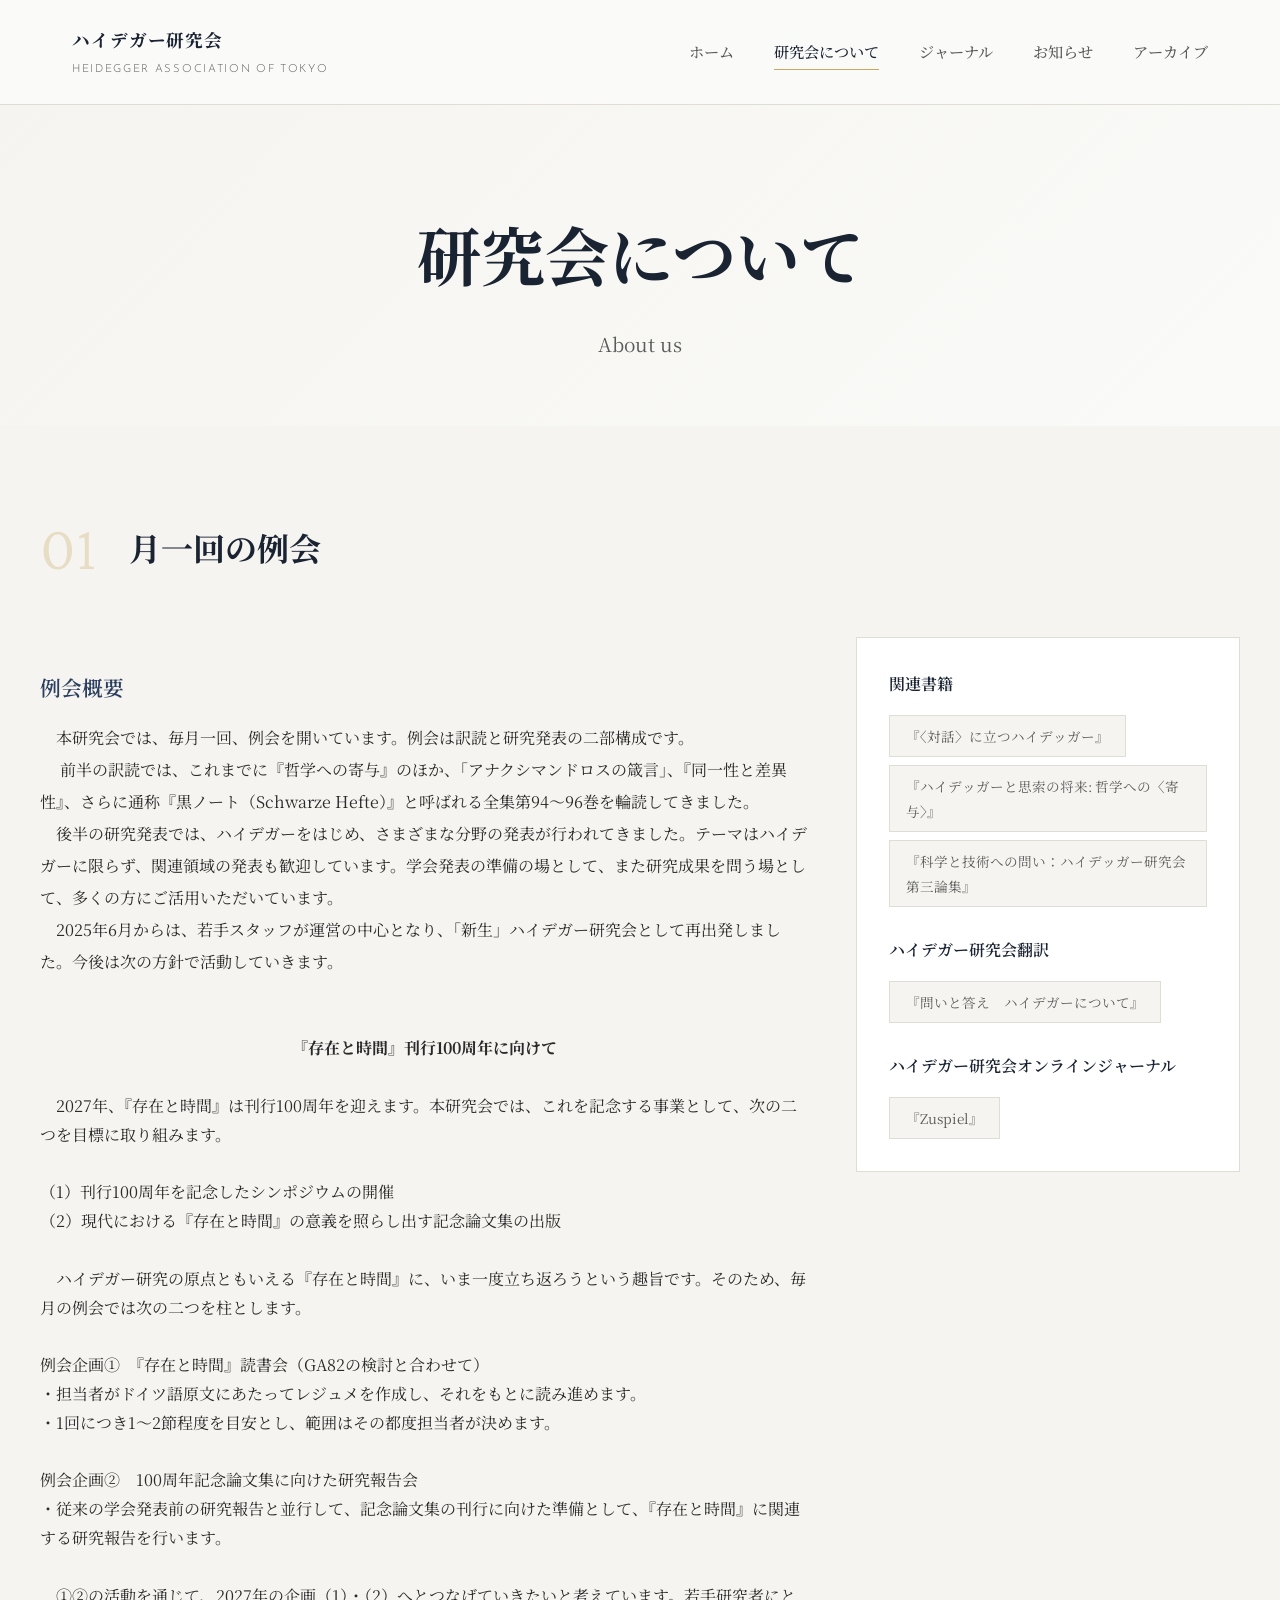
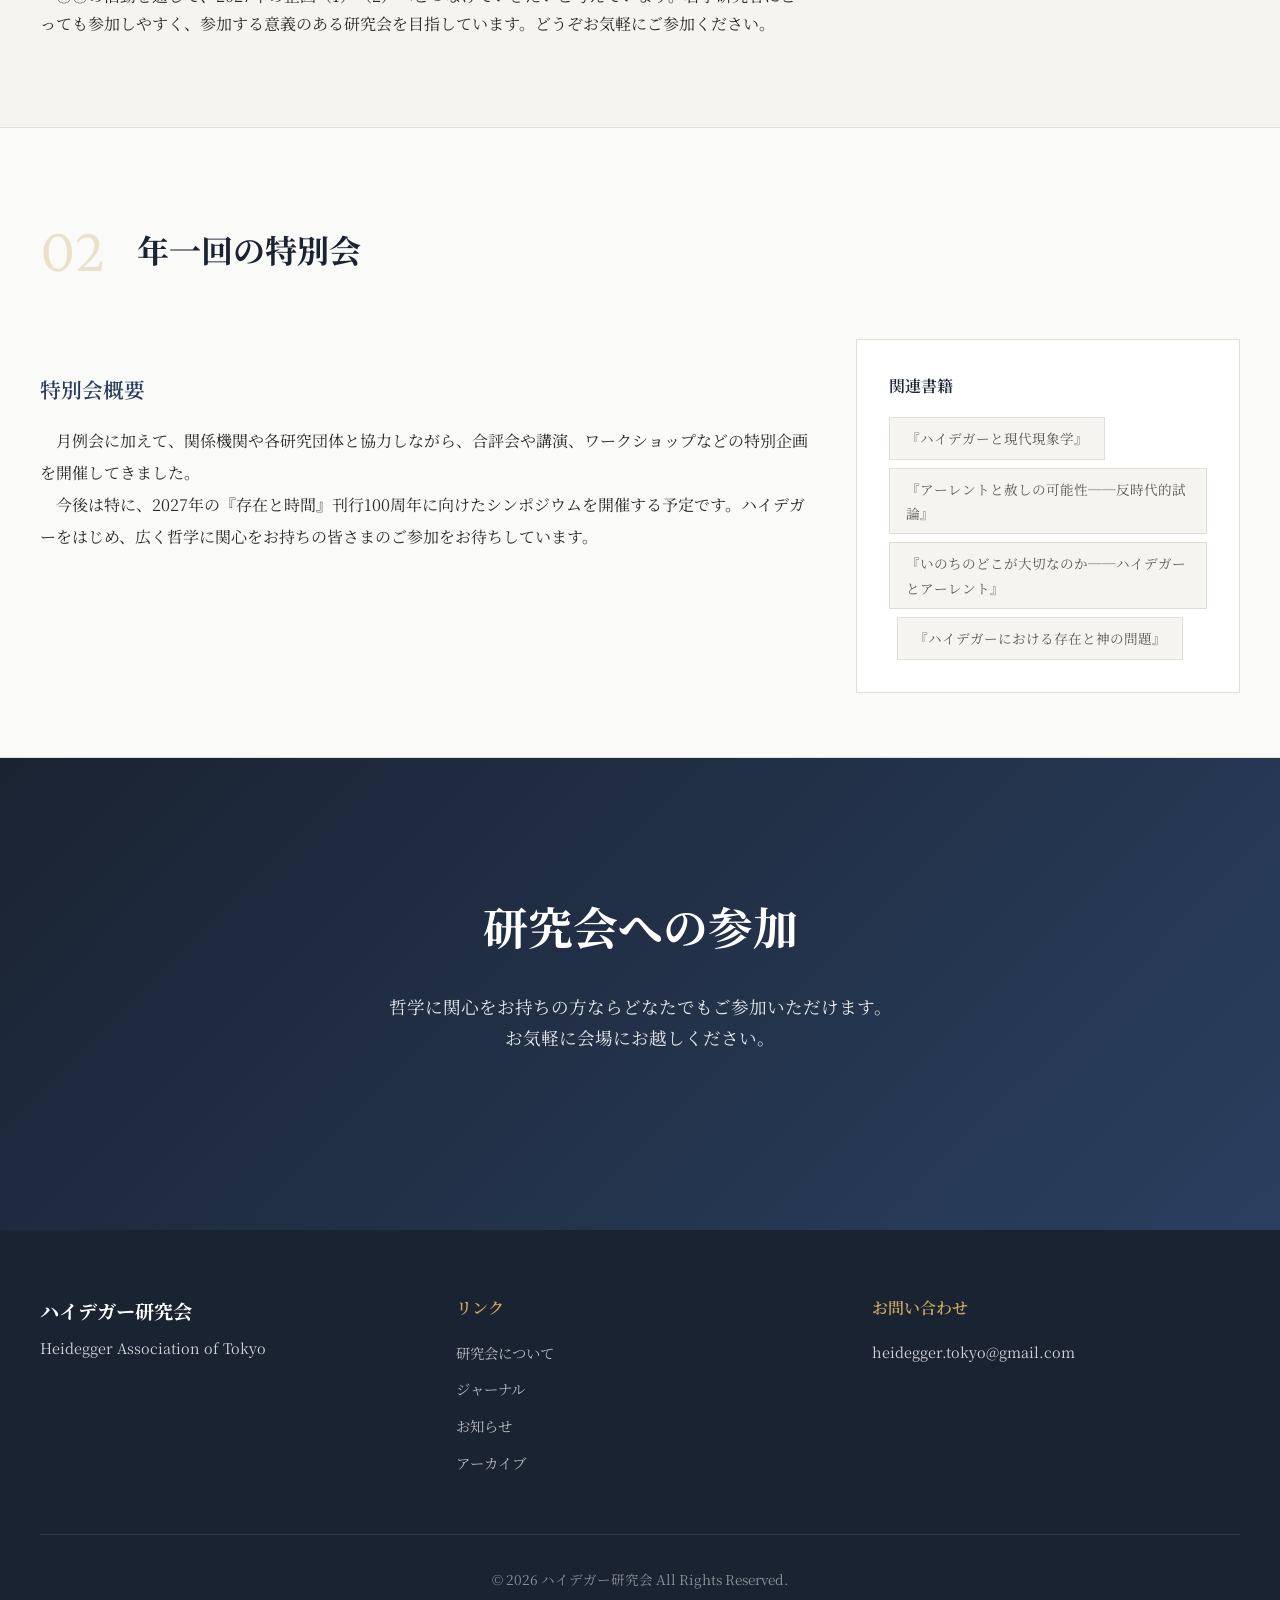
<file: research.html>
<!DOCTYPE html>
<html lang="ja">
<head>
    <meta charset="UTF-8">
    <meta name="viewport" content="width=device-width, initial-scale=1.0">
    <title>研究会について | ハイデガー研究会</title>
    <link rel="stylesheet" href="styles.css">
    <link rel="preconnect" href="https://fonts.googleapis.com">
    <link rel="preconnect" href="https://fonts.gstatic.com" crossorigin>
    <link href="https://fonts.googleapis.com/css2?family=Crimson+Pro:wght@300;400;600&family=Noto+Serif+JP:wght@300;500;700&family=Josefin+Sans:wght@300;400&display=swap" rel="stylesheet">
</head>
<body>
    <nav class="main-nav">
        <div class="nav-container">
            <a href="index.html" class="logo">
                <span class="logo-ja">ハイデガー研究会</span>
                <span class="logo-en">Heidegger Association of Tokyo</span>
            </a>
            <ul class="nav-links">
                <li><a href="index.html">ホーム</a></li>
                <li><a href="research.html" class="active">研究会について</a></li>
                <li><a href="journal.html">ジャーナル</a></li>
                <li><a href="news.html">お知らせ</a></li>
                <li><a href="archives.html">アーカイブ</a></li>
            </ul>
        </div>
    </nav>

    <main style="padding-top: 100px;">
        <section class="page-header">
            <div class="container">
                <h1 class="page-title">研究会について</h1>
                <p class="page-subtitle">About us</p>
            </div>
        </section>

        <section id="sein-und-zeit" class="research-detail">
            <div class="container">
                <div class="detail-header">
                    <span class="detail-number">01</span>
                    <h2 class="detail-title">月一回の例会</h2>
                </div>
                <div class="detail-content">
                    <div class="detail-text">
                        <h3>例会概要</h3>
                        <p>　本研究会では、毎月一回、例会を開いています。例会は訳読と研究発表の二部構成です。<br>
                          　 前半の訳読では、これまでに『哲学への寄与』のほか、「アナクシマンドロスの箴言」、『同一性と差異性』、さらに通称『黒ノート（Schwarze Hefte）』と呼ばれる全集第94〜96巻を輪読してきました。<br>
                            　後半の研究発表では、ハイデガーをはじめ、さまざまな分野の発表が行われてきました。テーマはハイデガーに限らず、関連領域の発表も歓迎しています。学会発表の準備の場として、また研究成果を問う場として、多くの方にご活用いただいています。<br>
                             　2025年6月からは、若手スタッフが運営の中心となり、「新生」ハイデガー研究会として再出発しました。今後は次の方針で活動していきます。<br>
<br>                                                     
                           <div style="text-align: center;"><strong>『存在と時間』刊行100周年に向けて</strong><br></div>
<br>
　2027年、『存在と時間』は刊行100周年を迎えます。本研究会では、これを記念する事業として、次の二つを目標に取り組みます。<br>
<br>
（1）刊行100周年を記念したシンポジウムの開催<br>
（2）現代における『存在と時間』の意義を照らし出す記念論文集の出版<br>
<br>
　ハイデガー研究の原点ともいえる『存在と時間』に、いま一度立ち返ろうという趣旨です。そのため、毎月の例会では次の二つを柱とします。<br>
<br>
例会企画①　『存在と時間』読書会（GA82の検討と合わせて）<br>
・担当者がドイツ語原文にあたってレジュメを作成し、それをもとに読み進めます。<br>
・1回につき1〜2節程度を目安とし、範囲はその都度担当者が決めます。<br>
<br>
例会企画②　100周年記念論文集に向けた研究報告会<br>
・従来の学会発表前の研究報告と並行して、記念論文集の刊行に向けた準備として、『存在と時間』に関連する研究報告を行います。<br>
<br>
　①②の活動を通じて、2027年の企画（1）・（2）へとつなげていきたいと考えています。若手研究者にとっても参加しやすく、参加する意義のある研究会を目指しています。どうぞお気軽にご参加ください。


                        </p>
                    
                    </div>
                    <div class="detail-keywords">
                        <h4>関連書籍</h4>
                        <div class="keyword-tags">
                            <span class="tag"><a href="">『〈対話〉に立つハイデッガー』</a></span><br>
                            <span class="tag"><a href="">『ハイデッガーと思索の将来: 哲学への〈寄与〉』</a></span>
                           <span class="tag"><a href="">『科学と技術への問い：ハイデッガー研究会第三論集』</a></span>
                        </div><br>
                          <h4>ハイデガー研究会翻訳</h4>
                        <div class="keyword-tags">
                            <span class="tag"><a href="https://www.h-up.com/products/isbn978-4-588-01071-2">『問いと答え　ハイデガーについて』</a></span>
                        </div><br>
                           <h4>ハイデガー研究会オンラインジャーナル</h4>
                        <div class="keyword-tags">
                            <span class="tag"><a href="https://tokyo-heidegger.github.io/heidegger-society/journal.html">『Zuspiel』</a></span>
                        </div>
                    </div>
                    </div>
            </div>
        </section>

        <section id="kant" class="research-detail">
            <div class="container">
                <div class="detail-header">
                    <span class="detail-number">02</span>
                    <h2 class="detail-title">年一回の特別会</h2>
                </div>
                <div class="detail-content">
                    <div class="detail-text">
                        <h3>特別会概要</h3>
                        <p>
                          　月例会に加えて、関係機関や各研究団体と協力しながら、合評会や講演、ワークショップなどの特別企画を開催してきました。<br>
  　今後は特に、2027年の『存在と時間』刊行100周年に向けたシンポジウムを開催する予定です。ハイデガーをはじめ、広く哲学に関心をお持ちの皆さまのご参加をお待ちしています。
                        
                    </div>
                    <div class="detail-keywords">
                        <h4>関連書籍</h4>
                        <div class="keyword-tags">
                          <span class="tag"><a href="https://www.keisoshobo.co.jp/book/b640258.html">『ハイデガーと現代現象学』</a></span><br> 
<span class="tag"><a href="https://www.shumpu.com/portfolio/1018/">『アーレントと赦しの可能性──反時代的試論』</a></span>
<span class="tag"><a href="https://www.shumpu.com/portfolio/1069/">『いのちのどこが大切なのか──ハイデガーとアーレント』</a></span><br> 
<span class="tag"><a href="https://www.asparabooks.com/">『ハイデガーにおける存在と神の問題』</a></span><br> 

                        </div>
                    </div>
                </div>
            </div>
        </section>
        <section class="cta-section">
            <div class="container">
                <div class="cta-content">
                    <h2 class="cta-title">研究会への参加</h2>
                    <p class="cta-text">
                        哲学に関心をお持ちの方ならどなたでもご参加いただけます。<br>
                        お気軽に会場にお越しください。<br>
                    </p>
                </div>
            </div>
        </section>
    </main>

    <footer class="main-footer">
        <div class="container">
            <div class="footer-content">
                <div class="footer-section">
                    <h3 class="footer-title">ハイデガー研究会</h3>
                    <p class="footer-text">Heidegger Association of Tokyo</p>
                
                </div>
                <div class="footer-section">
                    <h4 class="footer-heading">リンク</h4>
                    <ul class="footer-links">
                        <li><a href="research.html">研究会について</a></li>
                        <li><a href="journal.html">ジャーナル</a></li>
                        <li><a href="news.html">お知らせ</a></li>
                        <li><a href="archives.html">アーカイブ</a></li>
                    </ul>
                </div>
                <div class="footer-section">
                    <h4 class="footer-heading">お問い合わせ</h4>
                    <p class="footer-contact">
                                            heidegger.tokyo@gmail.com<br>
                         

                    </p>
                </div>
            </div>
            <div class="footer-bottom">
                <p>&copy; 2026 ハイデガー研究会 All Rights Reserved.</p>
            </div>
        </div>
    </footer>

    <script src="script.js"></script>
</body>
</html>
</file>
<file: styles.css>
/* ========================================
   Variables & Reset
   ======================================== */

:root {
    /* Colors - Philosophical palette */
    --primary-dark: #1a2332;
    --primary-navy: #2a3f5f;
    --secondary-charcoal: #3d4451;
    --accent-gold: #c9a961;
    --accent-copper: #b67352;
    --text-primary: #2a2a2a;
    --text-secondary: #5a5a5a;
    --text-light: #8a8a8a;
    --bg-primary: #fafaf8;
    --bg-secondary: #f5f4f0;
    --border-color: #e0ddd5;
    
    /* Typography */
    --font-serif: 'Crimson Pro', 'Noto Serif JP', serif;
    --font-sans: 'Josefin Sans', sans-serif;
    --font-ja: 'Noto Serif JP', serif;
    
    /* Spacing */
    --section-padding: clamp(4rem, 10vw, 8rem);
    --container-width: 1200px;
    
    /* Transitions */
    --transition-smooth: all 0.4s cubic-bezier(0.4, 0, 0.2, 1);
    --transition-slow: all 0.6s cubic-bezier(0.4, 0, 0.2, 1);
}

* {
    margin: 0;
    padding: 0;
    box-sizing: border-box;
}

html {
    scroll-behavior: smooth;
}

body {
    font-family: var(--font-ja);
    font-size: 16px;
    line-height: 1.8;
    color: var(--text-primary);
    background-color: var(--bg-primary);
    -webkit-font-smoothing: antialiased;
    -moz-osx-font-smoothing: grayscale;
}

img {
    max-width: 100%;
    height: auto;
    display: block;
}

a {
    color: inherit;
    text-decoration: none;
    transition: var(--transition-smooth);
}

/* ========================================
   Navigation
   ======================================== */

.main-nav {
    position: fixed;
    top: 0;
    left: 0;
    width: 100%;
    background: rgba(250, 250, 248, 0.95);
    backdrop-filter: blur(10px);
    border-bottom: 1px solid var(--border-color);
    z-index: 1000;
    transition: var(--transition-smooth);
}

.nav-container {
    max-width: var(--container-width);
    margin: 0 auto;
    padding: 1.5rem 2rem;
    display: flex;
    justify-content: space-between;
    align-items: center;
}

.logo {
    display: flex;
    flex-direction: column;
    gap: 0.25rem;
}

.logo-ja {
    font-family: var(--font-ja);
    font-size: 1.1rem;
    font-weight: 700;
    color: var(--primary-dark);
    letter-spacing: 0.05em;
}

.logo-en {
    font-family: var(--font-sans);
    font-size: 0.7rem;
    font-weight: 300;
    color: var(--text-secondary);
    letter-spacing: 0.15em;
    text-transform: uppercase;
}

.nav-links {
    display: flex;
    gap: 2.5rem;
    list-style: none;
}

.nav-links a {
    font-family: var(--font-ja);
    font-size: 0.95rem;
    font-weight: 500;
    color: var(--text-secondary);
    position: relative;
    padding: 0.5rem 0;
}

.nav-links a::after {
    content: '';
    position: absolute;
    bottom: 0;
    left: 0;
    width: 0;
    height: 1px;
    background: var(--accent-gold);
    transition: width 0.3s ease;
}

.nav-links a:hover::after,
.nav-links a.active::after {
    width: 100%;
}

.nav-links a.active {
    color: var(--primary-dark);
}

/* ========================================
   Hero Section - Compact Version
   ======================================== */

.hero-compact {
    padding: 10rem 2rem 5rem;
    background: linear-gradient(135deg, var(--bg-primary) 0%, var(--bg-secondary) 100%);
    text-align: center;
}

.hero-content-compact {
    max-width: 900px;
    margin: 0 auto;
}

.hero-title-compact {
    font-family: var(--font-ja);
    font-size: clamp(2rem, 4vw, 3rem);
    font-weight: 700;
    line-height: 1.4;
    color: var(--primary-dark);
    margin-bottom: 1.5rem;
}

.hero-subtitle-compact {
    font-family: var(--font-ja);
    font-size: 1.1rem;
    font-weight: 300;
    color: var(--text-secondary);
    line-height: 1.8;
    margin-bottom: 2rem;
}

.hero-quote-compact {
    font-family: var(--font-serif);
    font-size: 1.1rem;
    font-style: italic;
    color: var(--primary-navy);
    border-left: 3px solid var(--accent-gold);
    padding-left: 1.5rem;
    margin: 0 auto;
    max-width: 600px;
}

/* ========================================
   Hero Section - Original (keep for other pages)
   ======================================== */

.hero {
    min-height: 100vh;
    padding: 8rem 2rem 4rem;
    display: flex;
    flex-direction: column;
    justify-content: center;
    position: relative;
    background: linear-gradient(135deg, var(--bg-primary) 0%, var(--bg-secondary) 100%);
}

.hero-content {
    max-width: var(--container-width);
    margin: 0 auto;
    width: 100%;
    display: grid;
    grid-template-columns: 1fr 1fr;
    gap: 4rem;
    align-items: center;
}

.hero-title {
    font-family: var(--font-ja);
    font-size: clamp(2.5rem, 6vw, 4.5rem);
    font-weight: 700;
    line-height: 1.2;
    color: var(--primary-dark);
    margin-bottom: 2rem;
}

.title-line {
    display: block;
    opacity: 0;
    transform: translateY(30px);
    animation: fadeInUp 0.8s ease forwards;
}

.title-line:nth-child(1) {
    animation-delay: 0.2s;
}

.title-line:nth-child(2) {
    animation-delay: 0.4s;
}

@keyframes fadeInUp {
    to {
        opacity: 1;
        transform: translateY(0);
    }
}

.hero-subtitle {
    font-family: var(--font-ja);
    font-size: 1.1rem;
    font-weight: 300;
    color: var(--text-secondary);
    line-height: 1.8;
    max-width: 600px;
    opacity: 0;
    animation: fadeInUp 0.8s ease 0.6s forwards;
}

.hero-quote {
    padding: 3rem;
    border-left: 3px solid var(--accent-gold);
    background: rgba(201, 169, 97, 0.05);
    opacity: 0;
    animation: fadeInUp 0.8s ease 0.8s forwards;
}

.hero-quote blockquote {
    font-family: var(--font-serif);
    font-size: 1.5rem;
    font-weight: 300;
    font-style: italic;
    color: var(--primary-navy);
    line-height: 1.6;
    margin-bottom: 1rem;
}

.hero-quote cite {
    font-family: var(--font-sans);
    font-size: 0.9rem;
    font-style: normal;
    font-weight: 400;
    color: var(--text-secondary);
    letter-spacing: 0.05em;
}

.scroll-indicator {
    position: absolute;
    bottom: 3rem;
    left: 50%;
    transform: translateX(-50%);
}

.scroll-line {
    width: 1px;
    height: 60px;
    background: linear-gradient(to bottom, transparent, var(--accent-gold));
    animation: scrollPulse 2s ease-in-out infinite;
}

@keyframes scrollPulse {
    0%, 100% {
        opacity: 0.3;
        transform: scaleY(1);
    }
    50% {
        opacity: 1;
        transform: scaleY(1.2);
    }
}

/* ========================================
   Common Section Styles
   ======================================== */

section {
    padding: var(--section-padding) 2rem;
}

.container {
    max-width: var(--container-width);
    margin: 0 auto;
}

.section-header {
    text-align: center;
    margin-bottom: 4rem;
}

.section-title {
    font-family: var(--font-ja);
    font-size: clamp(2rem, 4vw, 3rem);
    font-weight: 700;
    color: var(--primary-dark);
    margin-bottom: 1rem;
}

.title-decoration {
    width: 60px;
    height: 2px;
    background: var(--accent-gold);
    margin: 0 auto;
}

/* ========================================
   Welcome Section
   ======================================== */

.welcome-section {
    background: var(--bg-primary);
}

.lead-text {
    font-size: 1.15rem;
    line-height: 2;
    color: var(--text-primary);
    margin-bottom: 4rem;
    text-align: center;
    max-width: 900px;
    margin-left: auto;
    margin-right: auto;
}

.welcome-features {
    display: grid;
    grid-template-columns: repeat(auto-fit, minmax(280px, 1fr));
    gap: 3rem;
    margin-top: 4rem;
}

.feature-item {
    text-align: center;
    padding: 2.5rem 2rem;
    background: white;
    border: 1px solid var(--border-color);
    transition: var(--transition-smooth);
}

.feature-item:hover {
    transform: translateY(-5px);
    box-shadow: 0 10px 30px rgba(0, 0, 0, 0.08);
    border-color: var(--accent-gold);
}

.feature-icon {
    font-size: 3rem;
    margin-bottom: 1.5rem;
}

.feature-item h3 {
    font-family: var(--font-ja);
    font-size: 1.3rem;
    font-weight: 600;
    color: var(--primary-dark);
    margin-bottom: 1rem;
}

.feature-item p {
    font-size: 0.95rem;
    color: var(--text-secondary);
    line-height: 1.7;
}

/* ========================================
   Research Highlight
   ======================================== */

.research-highlight {
    background: var(--bg-secondary);
}

.research-grid {
    display: grid;
    grid-template-columns: repeat(auto-fit, minmax(320px, 1fr));
    gap: 2.5rem;
}

.research-card {
    background: white;
    padding: 3rem 2.5rem;
    border: 1px solid var(--border-color);
    position: relative;
    transition: var(--transition-smooth);
}

.research-card::before {
    content: '';
    position: absolute;
    top: 0;
    left: 0;
    width: 100%;
    height: 3px;
    background: var(--accent-gold);
    transform: scaleX(0);
    transform-origin: left;
    transition: var(--transition-smooth);
}

.research-card:hover::before {
    transform: scaleX(1);
}

.research-card:hover {
    transform: translateY(-8px);
    box-shadow: 0 15px 40px rgba(0, 0, 0, 0.1);
}

.card-number {
    font-family: var(--font-serif);
    font-size: 3.5rem;
    font-weight: 300;
    color: rgba(201, 169, 97, 0.2);
    line-height: 1;
    margin-bottom: 1rem;
}

.research-card h3 {
    font-family: var(--font-ja);
    font-size: 1.4rem;
    font-weight: 600;
    color: var(--primary-dark);
    margin-bottom: 1rem;
    line-height: 1.5;
}

.research-card p {
    font-size: 0.95rem;
    color: var(--text-secondary);
    line-height: 1.8;
    margin-bottom: 1.5rem;
}

.card-link {
    font-family: var(--font-sans);
    font-size: 0.9rem;
    font-weight: 400;
    color: var(--accent-gold);
    letter-spacing: 0.05em;
    display: inline-block;
    transition: var(--transition-smooth);
}

.card-link:hover {
    color: var(--accent-copper);
    transform: translateX(5px);
}

/* ========================================
   Latest News
   ======================================== */

.latest-news {
    background: var(--bg-primary);
}

.news-list {
    display: flex;
    flex-direction: column;
    gap: 2rem;
    margin-bottom: 3rem;
}

.news-item {
    display: grid;
    grid-template-columns: 120px 1fr auto;
    gap: 2rem;
    padding: 2rem;
    background: white;
    border: 1px solid var(--border-color);
    transition: var(--transition-smooth);
    align-items: start;
}

.news-item:hover {
    border-color: var(--accent-gold);
    box-shadow: 0 5px 20px rgba(0, 0, 0, 0.05);
}

.news-date {
    font-family: var(--font-sans);
    font-size: 0.85rem;
    font-weight: 400;
    color: var(--accent-gold);
    letter-spacing: 0.05em;
}

.news-title {
    font-family: var(--font-ja);
    font-size: 1.2rem;
    font-weight: 600;
    color: var(--primary-dark);
    margin-bottom: 0.5rem;
}

.news-excerpt {
    font-size: 0.95rem;
    color: var(--text-secondary);
    line-height: 1.7;
}

.news-link {
    font-family: var(--font-sans);
    font-size: 0.85rem;
    color: var(--accent-gold);
    white-space: nowrap;
    transition: var(--transition-smooth);
}

.news-link:hover {
    color: var(--accent-copper);
}

.news-more {
    text-align: center;
}

/* ========================================
   CTA Section
   ======================================== */

.cta-section {
    background: linear-gradient(135deg, var(--primary-dark) 0%, var(--primary-navy) 100%);
    color: white;
}

.cta-content {
    text-align: center;
    max-width: 800px;
    margin: 0 auto;
}

.cta-title {
    font-family: var(--font-ja);
    font-size: clamp(2rem, 4vw, 2.8rem);
    font-weight: 700;
    margin-bottom: 1.5rem;
    color: white;
}

.cta-text {
    font-size: 1.1rem;
    line-height: 1.8;
    margin-bottom: 3rem;
    color: rgba(255, 255, 255, 0.9);
}

.cta-buttons {
    display: flex;
    gap: 1.5rem;
    justify-content: center;
    flex-wrap: wrap;
}

.btn-primary,
.btn-secondary,
.btn-outline {
    font-family: var(--font-ja);
    font-size: 1rem;
    font-weight: 500;
    padding: 1rem 2.5rem;
    border: none;
    cursor: pointer;
    transition: var(--transition-smooth);
    display: inline-block;
}

.btn-primary {
    background: var(--accent-gold);
    color: var(--primary-dark);
}

.btn-primary:hover {
    background: var(--accent-copper);
    transform: translateY(-2px);
    box-shadow: 0 10px 25px rgba(201, 169, 97, 0.3);
}

.btn-secondary {
    background: white;
    color: var(--primary-dark);
}

.btn-secondary:hover {
    background: var(--bg-secondary);
    transform: translateY(-2px);
    box-shadow: 0 10px 25px rgba(0, 0, 0, 0.1);
}

.btn-outline {
    background: transparent;
    color: white;
    border: 2px solid white;
}

.btn-outline:hover {
    background: white;
    color: var(--primary-dark);
}

/* ========================================
   Footer
   ======================================== */

.main-footer {
    background: var(--primary-dark);
    color: rgba(255, 255, 255, 0.8);
    padding: 4rem 2rem 2rem;
}

.footer-content {
    max-width: var(--container-width);
    margin: 0 auto 3rem;
    display: grid;
    grid-template-columns: repeat(auto-fit, minmax(250px, 1fr));
    gap: 3rem;
}

.footer-title {
    font-family: var(--font-ja);
    font-size: 1.2rem;
    font-weight: 700;
    color: white;
    margin-bottom: 0.5rem;
}

.footer-text {
    font-size: 0.9rem;
    line-height: 1.6;
    margin-bottom: 0.5rem;
}

.footer-heading {
    font-family: var(--font-ja);
    font-size: 1rem;
    font-weight: 600;
    color: var(--accent-gold);
    margin-bottom: 1rem;
}

.footer-links {
    list-style: none;
}

.footer-links li {
    margin-bottom: 0.5rem;
}

.footer-links a {
    font-size: 0.9rem;
    color: rgba(255, 255, 255, 0.7);
    transition: var(--transition-smooth);
}

.footer-links a:hover {
    color: var(--accent-gold);
    padding-left: 5px;
}

.footer-contact {
    font-size: 0.9rem;
    line-height: 1.8;
}

.footer-bottom {
    max-width: var(--container-width);
    margin: 0 auto;
    padding-top: 2rem;
    border-top: 1px solid rgba(255, 255, 255, 0.1);
    text-align: center;
    font-size: 0.85rem;
    color: rgba(255, 255, 255, 0.5);
}

/* ========================================
   Page Header
   ======================================== */

.page-header {
    text-align: center;
    padding: 6rem 2rem 4rem;
    background: linear-gradient(135deg, var(--bg-secondary) 0%, var(--bg-primary) 100%);
}

.page-title {
    font-family: var(--font-ja);
    font-size: clamp(2.5rem, 5vw, 4rem);
    font-weight: 700;
    color: var(--primary-dark);
    margin-bottom: 1rem;
}

.page-subtitle {
    font-size: 1.2rem;
    color: var(--text-secondary);
}

/* ========================================
   Research Detail Pages
   ======================================== */

.research-detail {
    padding: 4rem 2rem;
    border-bottom: 1px solid var(--border-color);
}

.research-detail:nth-child(even) {
    background: var(--bg-secondary);
}

.detail-header {
    display: flex;
    align-items: center;
    gap: 2rem;
    margin-bottom: 2rem;
}

.detail-number {
    font-family: var(--font-serif);
    font-size: 4rem;
    font-weight: 300;
    color: var(--accent-gold);
    opacity: 0.3;
}

.detail-title {
    font-family: var(--font-ja);
    font-size: 2rem;
    font-weight: 700;
    color: var(--primary-dark);
}

.detail-content {
    display: grid;
    grid-template-columns: 2fr 1fr;
    gap: 3rem;
    max-width: 1200px;
}

.detail-text h3 {
    font-family: var(--font-ja);
    font-size: 1.3rem;
    font-weight: 600;
    color: var(--primary-navy);
    margin: 2rem 0 1rem;
}

.detail-text p {
    line-height: 2;
    margin-bottom: 1.5rem;
}

.detail-list {
    list-style: none;
    margin: 1.5rem 0;
}

.detail-list li {
    padding-left: 1.5rem;
    margin-bottom: 0.8rem;
    position: relative;
}

.detail-list li::before {
    content: '▸';
    position: absolute;
    left: 0;
    color: var(--accent-gold);
}

.detail-keywords {
    background: white;
    padding: 2rem;
    border: 1px solid var(--border-color);
    height: fit-content;
}

.detail-keywords h4 {
    font-family: var(--font-ja);
    font-size: 1rem;
    font-weight: 600;
    color: var(--primary-dark);
    margin-bottom: 1rem;
}

.keyword-tags {
    display: flex;
    flex-wrap: wrap;
    gap: 0.5rem;
}

.tag {
    background: var(--bg-secondary);
    color: var(--text-secondary);
    padding: 0.5rem 1rem;
    font-size: 0.85rem;
    border: 1px solid var(--border-color);
    transition: var(--transition-smooth);
}

.tag:hover {
    background: var(--accent-gold);
    color: white;
    border-color: var(--accent-gold);
}

.research-methods {
    background: var(--bg-primary);
}

.methods-grid {
    display: grid;
    grid-template-columns: repeat(auto-fit, minmax(280px, 1fr));
    gap: 2rem;
}

.method-card {
    background: white;
    padding: 2.5rem 2rem;
    border: 1px solid var(--border-color);
}

.method-card h3 {
    font-family: var(--font-ja);
    font-size: 1.3rem;
    font-weight: 600;
    color: var(--primary-dark);
    margin-bottom: 1rem;
}

.method-card p {
    font-size: 0.95rem;
    line-height: 1.8;
    color: var(--text-secondary);
}

/* ========================================
   Members Pages
   ======================================== */

.members-section {
    padding: 4rem 2rem;
}

.members-section:nth-child(even) {
    background: var(--bg-secondary);
}

.members-grid {
    display: grid;
    grid-template-columns: repeat(auto-fill, minmax(320px, 1fr));
    gap: 2.5rem;
}

.member-card {
    background: white;
    border: 1px solid var(--border-color);
    padding: 2.5rem 2rem;
    transition: var(--transition-smooth);
}

.member-card:hover {
    transform: translateY(-5px);
    box-shadow: 0 10px 30px rgba(0, 0, 0, 0.08);
    border-color: var(--accent-gold);
}

.member-card.featured {
    grid-column: 1 / -1;
    background: linear-gradient(135deg, var(--primary-dark) 0%, var(--primary-navy) 100%);
    color: white;
    border: none;
}

.member-card.featured .member-name,
.member-card.featured .member-position {
    color: white;
}

.member-name {
    font-family: var(--font-ja);
    font-size: 1.4rem;
    font-weight: 700;
    color: var(--primary-dark);
    margin-bottom: 0.5rem;
}

.member-position {
    font-size: 0.95rem;
    color: var(--accent-gold);
    margin-bottom: 0.8rem;
}

.member-specialty {
    font-size: 0.9rem;
    color: var(--text-secondary);
    margin-bottom: 1rem;
}

.member-bio {
    font-size: 0.95rem;
    line-height: 1.8;
    margin-top: 1rem;
    padding-top: 1rem;
    border-top: 1px solid rgba(255, 255, 255, 0.2);
}

.member-card.featured .member-bio {
    color: rgba(255, 255, 255, 0.9);
}

.member-note {
    text-align: center;
    margin-top: 3rem;
    font-size: 0.9rem;
    color: var(--text-light);
}

.join-section,
.contact-section {
    padding: 4rem 2rem;
}

.join-content,
.contact-content {
    max-width: 800px;
    margin: 0 auto;
}

.join-info h3,
.contact-info h3 {
    font-family: var(--font-ja);
    font-size: 1.5rem;
    font-weight: 600;
    color: var(--primary-dark);
    margin: 2.5rem 0 1rem;
}

.join-info h3:first-child {
    margin-top: 0;
}

.join-list,
.join-steps {
    margin: 1.5rem 0;
    line-height: 2;
}

.join-list li,
.join-steps li {
    margin-bottom: 1rem;
}

.join-steps {
    counter-reset: step-counter;
}

.join-steps li {
    counter-increment: step-counter;
    position: relative;
    padding-left: 3rem;
}

.join-steps li::before {
    content: counter(step-counter);
    position: absolute;
    left: 0;
    top: 0;
    width: 2rem;
    height: 2rem;
    background: var(--accent-gold);
    color: white;
    border-radius: 50%;
    display: flex;
    align-items: center;
    justify-content: center;
    font-weight: 700;
}

.join-buttons {
    display: flex;
    gap: 1.5rem;
    margin-top: 2.5rem;
    flex-wrap: wrap;
}

/* ========================================
   Journal Pages - Featured Issue Layout
   ======================================== */

.journal-issue-featured {
    padding: 4rem 2rem;
    background: var(--bg-primary);
}

.issue-layout {
    display: grid;
    grid-template-columns: 400px 1fr;
    gap: 4rem;
    align-items: start;
}

.issue-cover {
    position: sticky;
    top: 120px;
}

.issue-cover img {
    width: 100%;
    height: auto;
    box-shadow: 0 10px 40px rgba(0, 0, 0, 0.15);
    border: 1px solid var(--border-color);
    transition: var(--transition-smooth);
}

.issue-cover img:hover {
    box-shadow: 0 15px 50px rgba(0, 0, 0, 0.2);
    transform: translateY(-5px);
}

.issue-details {
    background: white;
    padding: 3rem;
    border: 1px solid var(--border-color);
    box-shadow: 0 2px 10px rgba(0, 0, 0, 0.05);
}

.issue-meta {
    display: flex;
    justify-content: space-between;
    align-items: center;
    margin-bottom: 2rem;
    padding-bottom: 1.5rem;
    border-bottom: 2px solid var(--accent-gold);
}

.issue-issn {
    font-family: var(--font-sans);
    font-size: 1.1rem;
    font-weight: 600;
    color: var(--text-secondary);
    letter-spacing: 0.1em;
}

.issue-title-large {
    font-family: var(--font-ja);
    font-size: 2rem;
    font-weight: 700;
    color: var(--primary-dark);
    line-height: 1.5;
    margin-bottom: 0.8rem;
}

.issue-theme {
    font-family: var(--font-serif);
    font-size: 1.1rem;
    font-style: italic;
    color: var(--text-secondary);
    margin-bottom: 3rem;
}

/* Table of Contents Section */
.toc-section {
    margin-bottom: 3rem;
}

.toc-title {
    font-family: var(--font-ja);
    font-size: 1.8rem;
    font-weight: 700;
    color: var(--primary-dark);
    margin-bottom: 1.5rem;
    padding-bottom: 0.8rem;
    border-bottom: 2px solid var(--accent-gold);
}

.toc-category {
    background: linear-gradient(135deg, var(--primary-dark) 0%, var(--primary-navy) 100%);
    padding: 1.5rem 2rem;
    margin-bottom: 1.5rem;
    border-left: 4px solid var(--accent-gold);
}

.category-title {
    font-family: var(--font-ja);
    font-size: 1rem;
    font-weight: 500;
    color: white;
    line-height: 1.8;
    margin: 0;
}

.toc-items {
    display: flex;
    flex-direction: column;
    gap: 1rem;
}

.toc-item {
    background: var(--bg-secondary);
    border: 1px solid var(--border-color);
    border-left: 3px solid transparent;
    padding: 1.5rem;
    display: flex;
    justify-content: space-between;
    align-items: flex-start;
    gap: 2rem;
    transition: var(--transition-smooth);
}

.toc-item:hover {
    border-left-color: var(--accent-gold);
    background: white;
    box-shadow: 0 5px 20px rgba(0, 0, 0, 0.08);
    transform: translateX(5px);
}

.toc-content {
    flex: 1;
}

.toc-article-title {
    font-family: var(--font-ja);
    font-size: 1.05rem;
    font-weight: 600;
    color: var(--primary-dark);
    line-height: 1.6;
    margin-bottom: 0.5rem;
}

.toc-author {
    font-size: 0.95rem;
    color: var(--accent-copper);
    font-weight: 500;
    margin-bottom: 0.3rem;
}

.toc-pages {
    font-size: 0.85rem;
    color: var(--text-light);
    font-family: var(--font-sans);
    letter-spacing: 0.05em;
}

.toc-download {
    background: var(--primary-navy);
    color: white;
    padding: 0.6rem 1.5rem;
    font-size: 0.9rem;
    font-weight: 600;
    font-family: var(--font-ja);
    white-space: nowrap;
    border: 2px solid var(--primary-navy);
    transition: var(--transition-smooth);
    display: inline-block;
}

.toc-download:hover {
    background: var(--accent-gold);
    border-color: var(--accent-gold);
    transform: scale(1.05);
    box-shadow: 0 5px 15px rgba(201, 169, 97, 0.3);
}

/* Full Download Section */
.full-download {
    margin-top: 2.5rem;
    padding-top: 2.5rem;
    border-top: 2px solid var(--border-color);
    text-align: center;
}

.btn-full-download {
    display: inline-block;
    background: linear-gradient(135deg, var(--accent-gold) 0%, var(--accent-copper) 100%);
    color: white;
    padding: 1.2rem 3rem;
    font-family: var(--font-ja);
    font-size: 1.1rem;
    font-weight: 700;
    border: none;
    box-shadow: 0 5px 20px rgba(201, 169, 97, 0.3);
    transition: var(--transition-smooth);
    position: relative;
    overflow: hidden;
}

.btn-full-download::before {
    content: '';
    position: absolute;
    top: 0;
    left: -100%;
    width: 100%;
    height: 100%;
    background: linear-gradient(90deg, transparent, rgba(255, 255, 255, 0.3), transparent);
    transition: left 0.5s;
}

.btn-full-download:hover::before {
    left: 100%;
}

.btn-full-download:hover {
    transform: translateY(-3px);
    box-shadow: 0 10px 30px rgba(201, 169, 97, 0.4);
}

/* Publication Info */
.publication-info {
    background: var(--bg-secondary);
    padding: 2rem;
    margin-top: 3rem;
    border-left: 3px solid var(--accent-gold);
}

.pub-detail {
    display: grid;
    grid-template-columns: 120px 1fr;
    gap: 1rem;
    padding: 0.8rem 0;
    border-bottom: 1px solid var(--border-color);
}

.pub-detail:last-child {
    border-bottom: none;
}

.pub-label {
    font-family: var(--font-ja);
    font-size: 0.9rem;
    font-weight: 600;
    color: var(--primary-navy);
}

.pub-value {
    font-size: 0.95rem;
    color: var(--text-primary);
    line-height: 1.8;
}

/* Journal Info (keep existing styles) */
.journal-info {
    padding: 4rem 2rem;
    background: var(--bg-secondary);
}

.info-content h2 {
    font-family: var(--font-ja);
    font-size: 2rem;
    font-weight: 700;
    color: var(--primary-dark);
    margin-bottom: 1.5rem;
}

.info-content p {
    font-size: 1.05rem;
    line-height: 2;
    margin-bottom: 2rem;
}

.info-details {
    display: grid;
    grid-template-columns: repeat(auto-fit, minmax(250px, 1fr));
    gap: 2rem;
    margin-top: 3rem;
}

.info-item {
    background: white;
    padding: 2rem;
    border: 1px solid var(--border-color);
}

.info-item h3 {
    font-family: var(--font-ja);
    font-size: 1.2rem;
    font-weight: 600;
    color: var(--primary-navy);
    margin-bottom: 0.5rem;
}

.info-item p {
    font-size: 1rem;
    margin: 0;
}

.journal-issue {
    padding: 4rem 2rem;
}

.issue-header {
    text-align: center;
    margin-bottom: 3rem;
}

.issue-badge {
    display: inline-block;
    background: var(--accent-gold);
    color: white;
    padding: 0.5rem 1.5rem;
    font-size: 0.85rem;
    font-weight: 600;
    letter-spacing: 0.05em;
    margin-bottom: 1rem;
}

.issue-title {
    font-family: var(--font-ja);
    font-size: 2.5rem;
    font-weight: 700;
    color: var(--primary-dark);
    margin-bottom: 0.5rem;
}

.articles-list {
    display: flex;
    flex-direction: column;
    gap: 2rem;
    margin-bottom: 3rem;
}

.article-item {
    background: white;
    border: 1px solid var(--border-color);
    padding: 2.5rem;
    transition: var(--transition-smooth);
}

.article-item:hover {
    border-color: var(--accent-gold);
    box-shadow: 0 5px 20px rgba(0, 0, 0, 0.05);
}

.article-type {
    display: inline-block;
    background: var(--bg-secondary);
    color: var(--text-secondary);
    padding: 0.3rem 0.8rem;
    font-size: 0.8rem;
    margin-bottom: 1rem;
}

.article-title {
    font-family: var(--font-ja);
    font-size: 1.4rem;
    font-weight: 600;
    color: var(--primary-dark);
    line-height: 1.6;
    margin-bottom: 0.8rem;
}

.article-author {
    font-size: 0.95rem;
    color: var(--accent-gold);
    margin-bottom: 1rem;
}

.article-abstract {
    font-size: 0.95rem;
    line-height: 1.8;
    color: var(--text-secondary);
    margin-bottom: 1.5rem;
}

.article-actions {
    display: flex;
    justify-content: space-between;
    align-items: center;
}

.btn-download {
    background: var(--primary-navy);
    color: white;
    padding: 0.8rem 2rem;
    font-size: 0.9rem;
    font-weight: 500;
    display: inline-block;
    transition: var(--transition-smooth);
}

.btn-download:hover {
    background: var(--accent-gold);
    transform: translateY(-2px);
    box-shadow: 0 5px 15px rgba(0, 0, 0, 0.1);
}

.article-pages {
    font-size: 0.85rem;
    color: var(--text-light);
}

.issue-download {
    text-align: center;
}

/* Responsive Design for Journal Layout */
@media (max-width: 1024px) {
    .issue-layout {
        grid-template-columns: 1fr;
        gap: 3rem;
    }
    
    .issue-cover {
        position: relative;
        top: 0;
        max-width: 400px;
        margin: 0 auto;
    }
}

@media (max-width: 768px) {
    .issue-details {
        padding: 2rem;
    }
    
    .toc-item {
        flex-direction: column;
        gap: 1rem;
    }
    
    .toc-download {
        width: 100%;
        text-align: center;
    }
    
    .pub-detail {
        grid-template-columns: 1fr;
        gap: 0.3rem;
    }
}

/* Journal Archive (keep existing styles) */
.journal-archive {
    padding: 4rem 2rem;
    background: var(--bg-secondary);
}

.info-content h2 {
    font-family: var(--font-ja);
    font-size: 2rem;
    font-weight: 700;
    color: var(--primary-dark);
    margin-bottom: 1.5rem;
}

.info-content p {
    font-size: 1.05rem;
    line-height: 2;
    margin-bottom: 2rem;
}

.info-details {
    display: grid;
    grid-template-columns: repeat(auto-fit, minmax(250px, 1fr));
    gap: 2rem;
    margin-top: 3rem;
}

.info-item {
    background: white;
    padding: 2rem;
    border: 1px solid var(--border-color);
}

.info-item h3 {
    font-family: var(--font-ja);
    font-size: 1.2rem;
    font-weight: 600;
    color: var(--primary-navy);
    margin-bottom: 0.5rem;
}

.info-item p {
    font-size: 1rem;
    margin: 0;
}

.journal-issue {
    padding: 4rem 2rem;
}

.issue-header {
    text-align: center;
    margin-bottom: 3rem;
}

.issue-badge {
    display: inline-block;
    background: var(--accent-gold);
    color: white;
    padding: 0.5rem 1.5rem;
    font-size: 0.85rem;
    font-weight: 600;
    letter-spacing: 0.05em;
    margin-bottom: 1rem;
}

.issue-title {
    font-family: var(--font-ja);
    font-size: 2.5rem;
    font-weight: 700;
    color: var(--primary-dark);
    margin-bottom: 0.5rem;
}

.issue-theme {
    font-size: 1.2rem;
    color: var(--accent-copper);
}

.articles-list {
    display: flex;
    flex-direction: column;
    gap: 2rem;
    margin-bottom: 3rem;
}

.article-item {
    background: white;
    border: 1px solid var(--border-color);
    padding: 2.5rem;
    transition: var(--transition-smooth);
}

.article-item:hover {
    border-color: var(--accent-gold);
    box-shadow: 0 5px 20px rgba(0, 0, 0, 0.05);
}

.article-type {
    display: inline-block;
    background: var(--bg-secondary);
    color: var(--text-secondary);
    padding: 0.3rem 0.8rem;
    font-size: 0.8rem;
    margin-bottom: 1rem;
}

.article-title {
    font-family: var(--font-ja);
    font-size: 1.4rem;
    font-weight: 600;
    color: var(--primary-dark);
    line-height: 1.6;
    margin-bottom: 0.8rem;
}

.article-author {
    font-size: 0.95rem;
    color: var(--accent-gold);
    margin-bottom: 1rem;
}

.article-abstract {
    font-size: 0.95rem;
    line-height: 1.8;
    color: var(--text-secondary);
    margin-bottom: 1.5rem;
}

.article-actions {
    display: flex;
    justify-content: space-between;
    align-items: center;
}

.btn-download {
    background: var(--primary-navy);
    color: white;
    padding: 0.8rem 2rem;
    font-size: 0.9rem;
    font-weight: 500;
    display: inline-block;
    transition: var(--transition-smooth);
}

.btn-download:hover {
    background: var(--accent-gold);
    transform: translateY(-2px);
    box-shadow: 0 5px 15px rgba(0, 0, 0, 0.1);
}

.article-pages {
    font-size: 0.85rem;
    color: var(--text-light);
}

.issue-download {
    text-align: center;
}

.journal-archive {
    padding: 4rem 2rem;
    background: var(--bg-secondary);
}

.archive-year {
    margin-bottom: 3rem;
}

.year-title {
    font-family: var(--font-ja);
    font-size: 1.8rem;
    font-weight: 700;
    color: var(--primary-dark);
    margin-bottom: 1.5rem;
    padding-bottom: 0.5rem;
    border-bottom: 2px solid var(--accent-gold);
}

.archive-items {
    display: flex;
    flex-direction: column;
    gap: 1.5rem;
}

.archive-item {
    background: white;
    border: 1px solid var(--border-color);
    padding: 2rem;
    display: flex;
    justify-content: space-between;
    align-items: center;
    gap: 2rem;
}

.archive-item h4 {
    font-family: var(--font-ja);
    font-size: 1.2rem;
    font-weight: 600;
    color: var(--primary-dark);
    margin-bottom: 0.5rem;
}

.archive-theme {
    font-size: 0.95rem;
    color: var(--accent-copper);
    margin-bottom: 0.3rem;
}

.archive-contents {
    font-size: 0.85rem;
    color: var(--text-light);
}

.archive-more {
    text-align: center;
    margin-top: 2rem;
}

.submission-guide {
    padding: 4rem 2rem;
}

.guide-content {
    max-width: 900px;
    margin: 0 auto;
}

.guide-section {
    margin-bottom: 3rem;
}

.guide-section h3 {
    font-family: var(--font-ja);
    font-size: 1.5rem;
    font-weight: 600;
    color: var(--primary-dark);
    margin-bottom: 1rem;
}

.guide-section p,
.guide-section ul {
    font-size: 1rem;
    line-height: 2;
}

.guide-section ul {
    margin: 1rem 0;
    padding-left: 1.5rem;
}

.guide-section li {
    margin-bottom: 0.8rem;
}

.guide-buttons {
    display: flex;
    gap: 1.5rem;
    margin-top: 2rem;
    flex-wrap: wrap;
}

/* ========================================
   Blog Section (News Page) - Simplified
   ======================================== */

.blog-section {
    padding: 4rem 2rem;
    background: var(--bg-primary);
}

.blog-layout {
    max-width: 1200px;
    margin: 0 auto;
    display: grid;
    grid-template-columns: 2fr 1fr;
    gap: 4rem;
    align-items: start;
}

.blog-main-col {
    min-width: 0;
}

.blog-article {
    background: white;
    border: 1px solid var(--border-color);
    padding: 3rem;
    margin-bottom: 3rem;
}

.article-header {
    display: flex;
    gap: 1rem;
    align-items: center;
    margin-bottom: 1.5rem;
    padding-bottom: 1rem;
    border-bottom: 1px solid var(--border-color);
}

.article-date {
    font-family: var(--font-sans);
    font-size: 0.9rem;
    color: var(--text-secondary);
}

.article-tag {
    background: var(--accent-gold);
    color: white;
    padding: 0.2rem 0.8rem;
    font-size: 0.75rem;
    font-weight: 600;
}

.article-title {
    font-family: var(--font-ja);
    font-size: 1.6rem;
    font-weight: 700;
    color: var(--primary-dark);
    line-height: 1.6;
    margin-bottom: 2rem;
}

.article-body {
    font-size: 1rem;
    line-height: 1.9;
    color: var(--text-primary);
}

.article-body h3 {
    font-family: var(--font-ja);
    font-size: 1.2rem;
    font-weight: 600;
    color: var(--primary-navy);
    margin: 2rem 0 1rem;
}

.article-body p {
    margin-bottom: 1.5rem;
}

.article-body ul,
.article-body ol {
    margin: 1.5rem 0 1.5rem 1.5rem;
}

.article-body li {
    margin-bottom: 0.8rem;
}

.article-image {
    margin: 2rem 0;
    text-align: center;
}

.article-image img {
    max-width: 100%;
    height: auto;
    border: 1px solid var(--border-color);
}

.blog-sidebar-col {
    position: sticky;
    top: 120px;
}

.sidebar-box {
    background: white;
    border: 1px solid var(--border-color);
    padding: 2rem;
    margin-bottom: 2rem;
}

.sidebar-title {
    font-family: var(--font-ja);
    font-size: 1.1rem;
    font-weight: 700;
    color: var(--primary-dark);
    margin-bottom: 1.5rem;
    padding-bottom: 0.8rem;
    border-bottom: 2px solid var(--accent-gold);
}

.sidebar-list {
    list-style: none;
}

.sidebar-list li {
    margin-bottom: 0.8rem;
}

.sidebar-list a {
    color: var(--text-secondary);
    font-size: 0.95rem;
    transition: var(--transition-smooth);
}

.sidebar-list a:hover {
    color: var(--accent-gold);
}

@media (max-width: 968px) {
    .blog-layout {
        grid-template-columns: 1fr;
    }
    
    .blog-sidebar-col {
        position: relative;
        top: 0;
    }
}

@media (max-width: 768px) {
    .blog-article {
        padding: 2rem;
    }
    
    .article-title {
        font-size: 1.4rem;
    }
}

/* ========================================
   Blog Layout (Old) - Keep for compatibility
   ======================================== */

.blog-main {
    padding: 4rem 2rem;
    background: var(--bg-primary);
}

.container-blog {
    max-width: 1200px;
    margin: 0 auto;
    display: grid;
    grid-template-columns: 1fr 320px;
    gap: 4rem;
}

/* Blog Posts */
.blog-content {
    min-width: 0;
}

.blog-post {
    background: white;
    border: 1px solid var(--border-color);
    padding: 3rem;
    margin-bottom: 3rem;
    transition: var(--transition-smooth);
}

.blog-post:hover {
    box-shadow: 0 5px 20px rgba(0, 0, 0, 0.08);
}

.post-meta {
    display: flex;
    gap: 1.5rem;
    align-items: center;
    margin-bottom: 1.5rem;
    padding-bottom: 1rem;
    border-bottom: 1px solid var(--border-color);
}

.post-date {
    font-family: var(--font-sans);
    font-size: 0.9rem;
    color: var(--text-secondary);
    letter-spacing: 0.05em;
}

.post-category {
    background: var(--accent-gold);
    color: white;
    padding: 0.3rem 1rem;
    font-size: 0.8rem;
    font-weight: 600;
    border-radius: 2px;
}

.post-title {
    font-family: var(--font-ja);
    font-size: 1.8rem;
    font-weight: 700;
    color: var(--primary-dark);
    line-height: 1.5;
    margin-bottom: 2rem;
}

.post-content {
    font-size: 1rem;
    line-height: 1.9;
    color: var(--text-primary);
}

.post-content h3 {
    font-family: var(--font-ja);
    font-size: 1.3rem;
    font-weight: 600;
    color: var(--primary-navy);
    margin: 2rem 0 1rem;
}

.post-content p {
    margin-bottom: 1.5rem;
}

.post-content ul,
.post-content ol {
    margin: 1.5rem 0 1.5rem 1.5rem;
    line-height: 1.9;
}

.post-content li {
    margin-bottom: 0.8rem;
}

.post-content a {
    color: var(--accent-copper);
    text-decoration: underline;
}

.post-content a:hover {
    color: var(--accent-gold);
}

.post-image {
    margin: 2rem 0;
    text-align: center;
}

.post-image img {
    max-width: 100%;
    height: auto;
    border: 1px solid var(--border-color);
    box-shadow: 0 5px 20px rgba(0, 0, 0, 0.1);
}

.post-footer {
    margin-top: 2.5rem;
    padding-top: 1.5rem;
    border-top: 1px solid var(--border-color);
}

.post-link {
    color: var(--accent-gold);
    font-weight: 600;
    transition: var(--transition-smooth);
}

.post-link:hover {
    color: var(--accent-copper);
}

/* Pagination */
.pagination {
    display: flex;
    gap: 0.5rem;
    justify-content: center;
    margin-top: 3rem;
}

.page-current {
    background: var(--accent-gold);
    color: white;
    padding: 0.6rem 1.2rem;
    font-weight: 600;
}

.page-link {
    background: white;
    border: 1px solid var(--border-color);
    color: var(--text-secondary);
    padding: 0.6rem 1.2rem;
    transition: var(--transition-smooth);
}

.page-link:hover {
    background: var(--accent-gold);
    color: white;
    border-color: var(--accent-gold);
}

/* Sidebar */
.blog-sidebar {
    position: sticky;
    top: 120px;
    align-self: start;
}

.sidebar-widget {
    background: white;
    border: 1px solid var(--border-color);
    padding: 2rem;
    margin-bottom: 2rem;
}

.widget-title {
    font-family: var(--font-ja);
    font-size: 1.2rem;
    font-weight: 700;
    color: var(--primary-dark);
    margin-bottom: 1.5rem;
    padding-bottom: 0.8rem;
    border-bottom: 2px solid var(--accent-gold);
}

.archive-list,
.category-list,
.link-list {
    list-style: none;
}

.archive-list li,
.category-list li,
.link-list li {
    margin-bottom: 0.8rem;
}

.archive-list a,
.category-list a,
.link-list a {
    color: var(--text-secondary);
    font-size: 0.95rem;
    transition: var(--transition-smooth);
    display: block;
    padding: 0.3rem 0;
}

.archive-list a:hover,
.category-list a:hover,
.link-list a:hover {
    color: var(--accent-gold);
    padding-left: 5px;
}

.category-list a {
    display: flex;
    justify-content: space-between;
}

.category-list span {
    color: var(--text-light);
    font-size: 0.85rem;
}

/* Responsive */
@media (max-width: 968px) {
    .container-blog {
        grid-template-columns: 1fr;
    }
    
    .blog-sidebar {
        position: relative;
        top: 0;
    }
}

@media (max-width: 768px) {
    .blog-post {
        padding: 2rem;
    }
    
    .post-title {
        font-size: 1.5rem;
    }
}

/* ========================================
   News Pages - Old Styles (Keep for compatibility)
   ======================================== */

.news-section {
    padding: 4rem 2rem;
}

.news-filter {
    display: flex;
    justify-content: center;
    gap: 1rem;
    margin-bottom: 3rem;
    flex-wrap: wrap;
}

.filter-btn {
    font-family: var(--font-ja);
    background: white;
    border: 1px solid var(--border-color);
    color: var(--text-secondary);
    padding: 0.8rem 1.5rem;
    font-size: 0.95rem;
    cursor: pointer;
    transition: var(--transition-smooth);
}

.filter-btn:hover {
    border-color: var(--accent-gold);
    color: var(--accent-gold);
}

.filter-btn.active {
    background: var(--accent-gold);
    border-color: var(--accent-gold);
    color: white;
}

.news-timeline {
    max-width: 900px;
    margin: 0 auto;
}

.news-detail {
    display: grid;
    grid-template-columns: 100px 1fr;
    gap: 2.5rem;
    margin-bottom: 3rem;
    padding-bottom: 3rem;
    border-bottom: 1px solid var(--border-color);
}

.news-detail:last-child {
    border-bottom: none;
}

.news-date-badge {
    text-align: center;
    padding: 1rem;
    background: var(--bg-secondary);
    border: 1px solid var(--border-color);
    height: fit-content;
}

.date-day {
    display: block;
    font-family: var(--font-serif);
    font-size: 2.5rem;
    font-weight: 600;
    color: var(--accent-gold);
    line-height: 1;
}

.date-month {
    display: block;
    font-family: var(--font-sans);
    font-size: 0.75rem;
    color: var(--text-secondary);
    letter-spacing: 0.05em;
    margin-top: 0.5rem;
}

.news-category {
    display: inline-block;
    background: var(--accent-gold);
    color: white;
    padding: 0.3rem 1rem;
    font-size: 0.8rem;
    font-weight: 600;
    margin-bottom: 1rem;
}

.news-title-large {
    font-family: var(--font-ja);
    font-size: 1.8rem;
    font-weight: 700;
    color: var(--primary-dark);
    margin-bottom: 1.5rem;
    line-height: 1.4;
}

.news-content {
    font-size: 1rem;
    line-height: 2;
}

.news-content h3 {
    font-family: var(--font-ja);
    font-size: 1.3rem;
    font-weight: 600;
    color: var(--primary-navy);
    margin: 2rem 0 1rem;
}

.news-content ul,
.news-content ol {
    margin: 1.5rem 0;
    padding-left: 1.5rem;
}

.news-content li {
    margin-bottom: 0.8rem;
}

.program-schedule {
    margin: 1.5rem 0;
    background: var(--bg-secondary);
    padding: 2rem;
}

.schedule-item {
    display: grid;
    grid-template-columns: 120px 1fr;
    gap: 1.5rem;
    padding: 1rem 0;
    border-bottom: 1px solid var(--border-color);
}

.schedule-item:last-child {
    border-bottom: none;
}

.schedule-time {
    font-family: var(--font-sans);
    font-weight: 600;
    color: var(--accent-gold);
}

.schedule-content {
    line-height: 1.8;
}

.schedule-content strong {
    color: var(--primary-dark);
}

.schedule-content em {
    font-size: 0.9rem;
    color: var(--text-secondary);
}

/* ========================================
   Responsive Design
   ======================================== */

@media (max-width: 768px) {
    .nav-links {
        gap: 1.5rem;
    }
    
    .hero-content {
        grid-template-columns: 1fr;
        gap: 3rem;
    }
    
    .hero {
        padding: 6rem 1.5rem 3rem;
    }
    
    .news-item {
        grid-template-columns: 1fr;
        gap: 1rem;
    }
    
    .cta-buttons {
        flex-direction: column;
    }
    
    .btn-primary,
    .btn-secondary,
    .btn-outline {
        width: 100%;
    }
    
    .detail-content {
        grid-template-columns: 1fr;
    }
    
    .news-detail {
        grid-template-columns: 1fr;
        gap: 1.5rem;
    }
    
    .archive-item {
        flex-direction: column;
        align-items: flex-start;
    }
    
    .schedule-item {
        grid-template-columns: 1fr;
        gap: 0.5rem;
    }
}

@media (max-width: 480px) {
    .nav-links {
        flex-direction: column;
        gap: 0.5rem;
        font-size: 0.9rem;
    }
    
    .nav-container {
        flex-direction: column;
        align-items: flex-start;
        gap: 1rem;
    }
    
    section {
        padding: 3rem 1.5rem;
    }
    
    .blog-layout {
        grid-template-columns: 1fr;
        gap: 2rem;
    }
    
    .blog-article {
        padding: 1.5rem;
    }
    
    .article-title {
        font-size: 1.3rem;
    }
}
/* ========================================
   Archives Page Styles
   ======================================== */

.archive-tabs {
    padding: 2rem 2rem 0;
    background: var(--bg-secondary);
}

.tab-buttons {
    display: flex;
    gap: 1rem;
    border-bottom: 2px solid var(--border-color);
}

.tab-btn {
    background: none;
    border: none;
    padding: 1rem 2rem;
    font-family: var(--font-ja);
    font-size: 1.1rem;
    font-weight: 600;
    color: var(--text-secondary);
    cursor: pointer;
    border-bottom: 3px solid transparent;
    transition: var(--transition-smooth);
    position: relative;
    bottom: -2px;
}

.tab-btn:hover {
    color: var(--primary-dark);
    background: rgba(201, 169, 97, 0.1);
}

.tab-btn.active {
    color: var(--accent-gold);
    border-bottom-color: var(--accent-gold);
}

.archive-content {
    display: none;
    padding: 4rem 2rem;
}

.archive-content.active {
    display: block;
}

/* お知らせアーカイブ */
.archive-year {
    margin-bottom: 4rem;
}

.year-title {
    font-family: var(--font-ja);
    font-size: 2rem;
    font-weight: 700;
    color: var(--primary-dark);
    margin-bottom: 2rem;
    padding-bottom: 1rem;
    border-bottom: 3px solid var(--accent-gold);
}

.archive-list {
    display: flex;
    flex-direction: column;
    gap: 1.5rem;
}

.archive-item {
    display: grid;
    grid-template-columns: 120px 1fr auto;
    gap: 2rem;
    align-items: start;
    background: white;
    border: 1px solid var(--border-color);
    padding: 2rem;
    transition: var(--transition-smooth);
}

.archive-item:hover {
    border-color: var(--accent-gold);
    box-shadow: 0 5px 20px rgba(0, 0, 0, 0.05);
    transform: translateX(5px);
}

.archive-date {
    font-family: var(--font-sans);
    font-size: 0.9rem;
    color: var(--text-light);
    font-weight: 600;
    letter-spacing: 0.05em;
}

.archive-info {
    flex: 1;
}

.archive-category {
    display: inline-block;
    background: var(--accent-gold);
    color: white;
    padding: 0.3rem 1rem;
    font-size: 0.75rem;
    font-weight: 600;
    margin-bottom: 0.8rem;
}

.archive-title {
    font-family: var(--font-ja);
    font-size: 1.2rem;
    font-weight: 600;
    color: var(--primary-dark);
    line-height: 1.6;
    margin-bottom: 0.5rem;
}

.archive-excerpt {
    font-size: 0.95rem;
    color: var(--text-secondary);
    line-height: 1.7;
}

.archive-link {
    color: var(--accent-gold);
    font-weight: 600;
    white-space: nowrap;
    transition: var(--transition-smooth);
}

.archive-link:hover {
    color: var(--accent-copper);
}

/* 学会誌・お知らせアーカイブ */
.journal-archive-item {
    display: flex;
    align-items: center;
    gap: 2rem;
    background: white;
    border: 1px solid var(--border-color);
    padding: 2rem 2.5rem;
    margin-bottom: 1.5rem;
    transition: var(--transition-smooth);
}

.journal-archive-item:hover {
    border-color: var(--accent-gold);
    box-shadow: 0 5px 20px rgba(0, 0, 0, 0.05);
}

.journal-year {
    flex-shrink: 0;
    width: 110px;
    font-family: var(--font-sans);
    font-size: 1.6rem;
    font-weight: 700;
    color: var(--accent-gold);
    text-align: center;
    letter-spacing: 0.05em;
    padding-right: 2rem;
    border-right: 2px solid var(--border-color);
}

.journal-info {
    display: flex;
    flex-direction: column;
    gap: 0.8rem;
    flex: 1;
}

.journal-number {
    font-family: var(--font-ja);
    font-size: 1.8rem;
    font-weight: 700;
    color: var(--primary-dark);
}

.journal-theme {
    font-size: 1.05rem;
    color: var(--text-secondary);
    line-height: 1.7;
}

.journal-meta {
    display: flex;
    gap: 2rem;
    font-size: 0.9rem;
    color: var(--text-light);
}

.journal-issn,
.journal-date {
    font-family: var(--font-sans);
}

/* レスポンシブ */
@media (max-width: 768px) {
    .tab-buttons {
        gap: 0;
    }
    
    .tab-btn {
        flex: 1;
        padding: 1rem;
        font-size: 1rem;
    }
    
    .archive-item {
        grid-template-columns: 1fr;
        gap: 1rem;
    }
    
    .archive-link {
        text-align: right;
    }
    
    .journal-archive-item {
        flex-direction: column;
        align-items: flex-start;
        gap: 1rem;
        padding: 1.5rem;
    }
    
    .journal-year {
        width: auto;
        text-align: left;
        padding-right: 0;
        padding-bottom: 0.8rem;
        border-right: none;
        border-bottom: 2px solid var(--border-color);
        width: 100%;
    }
}
</file>
